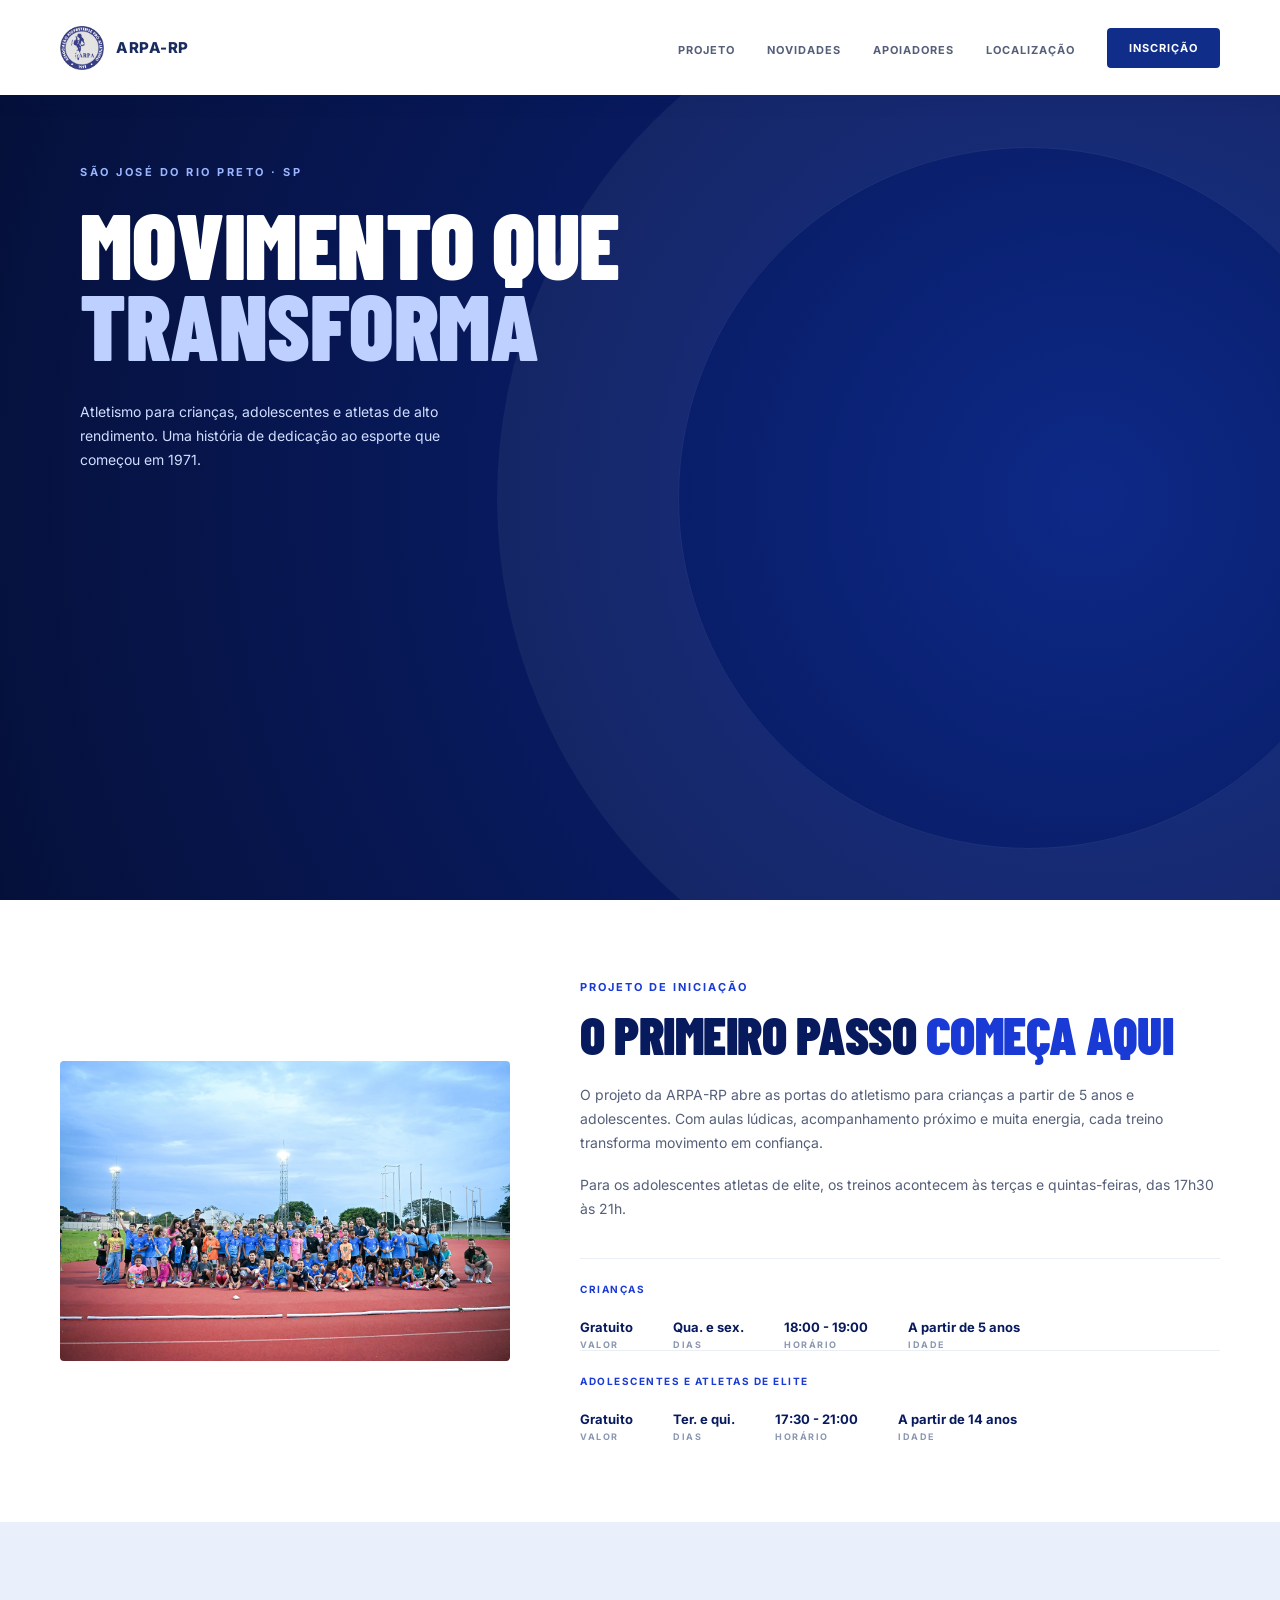
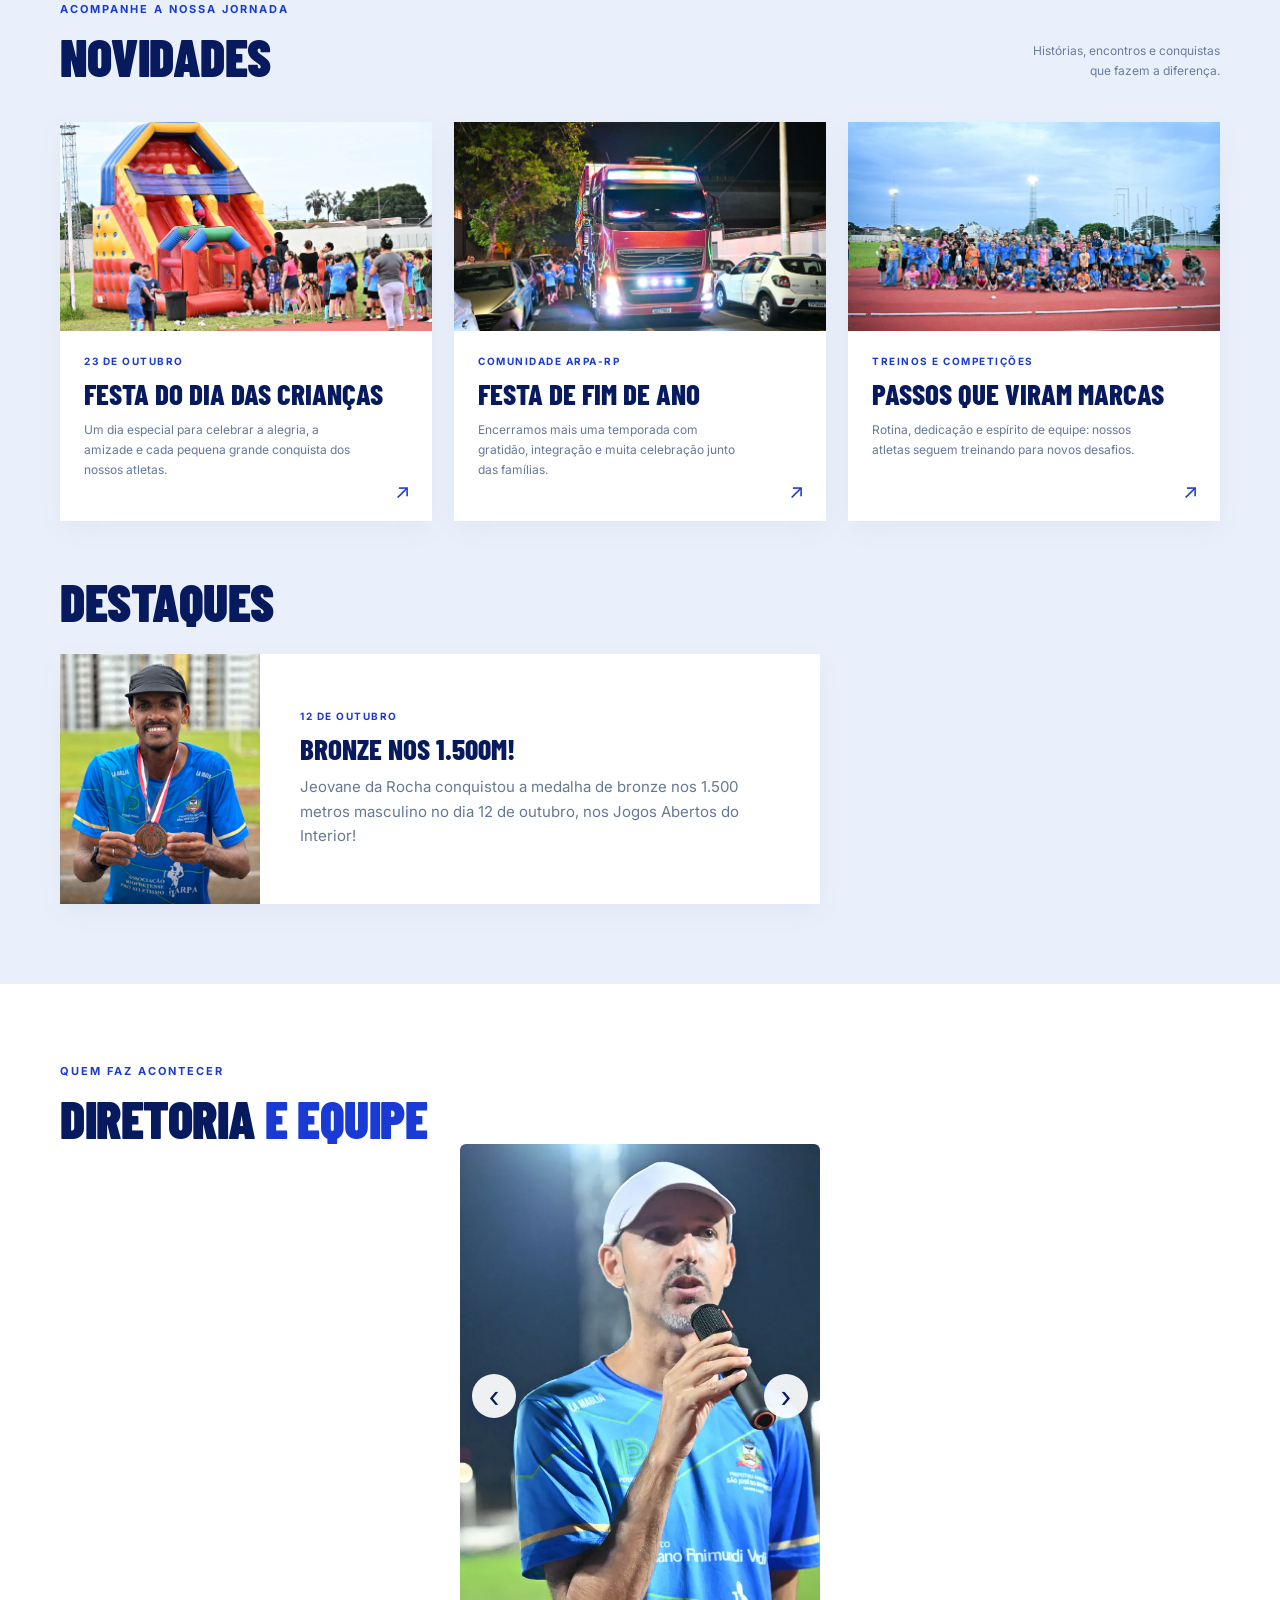
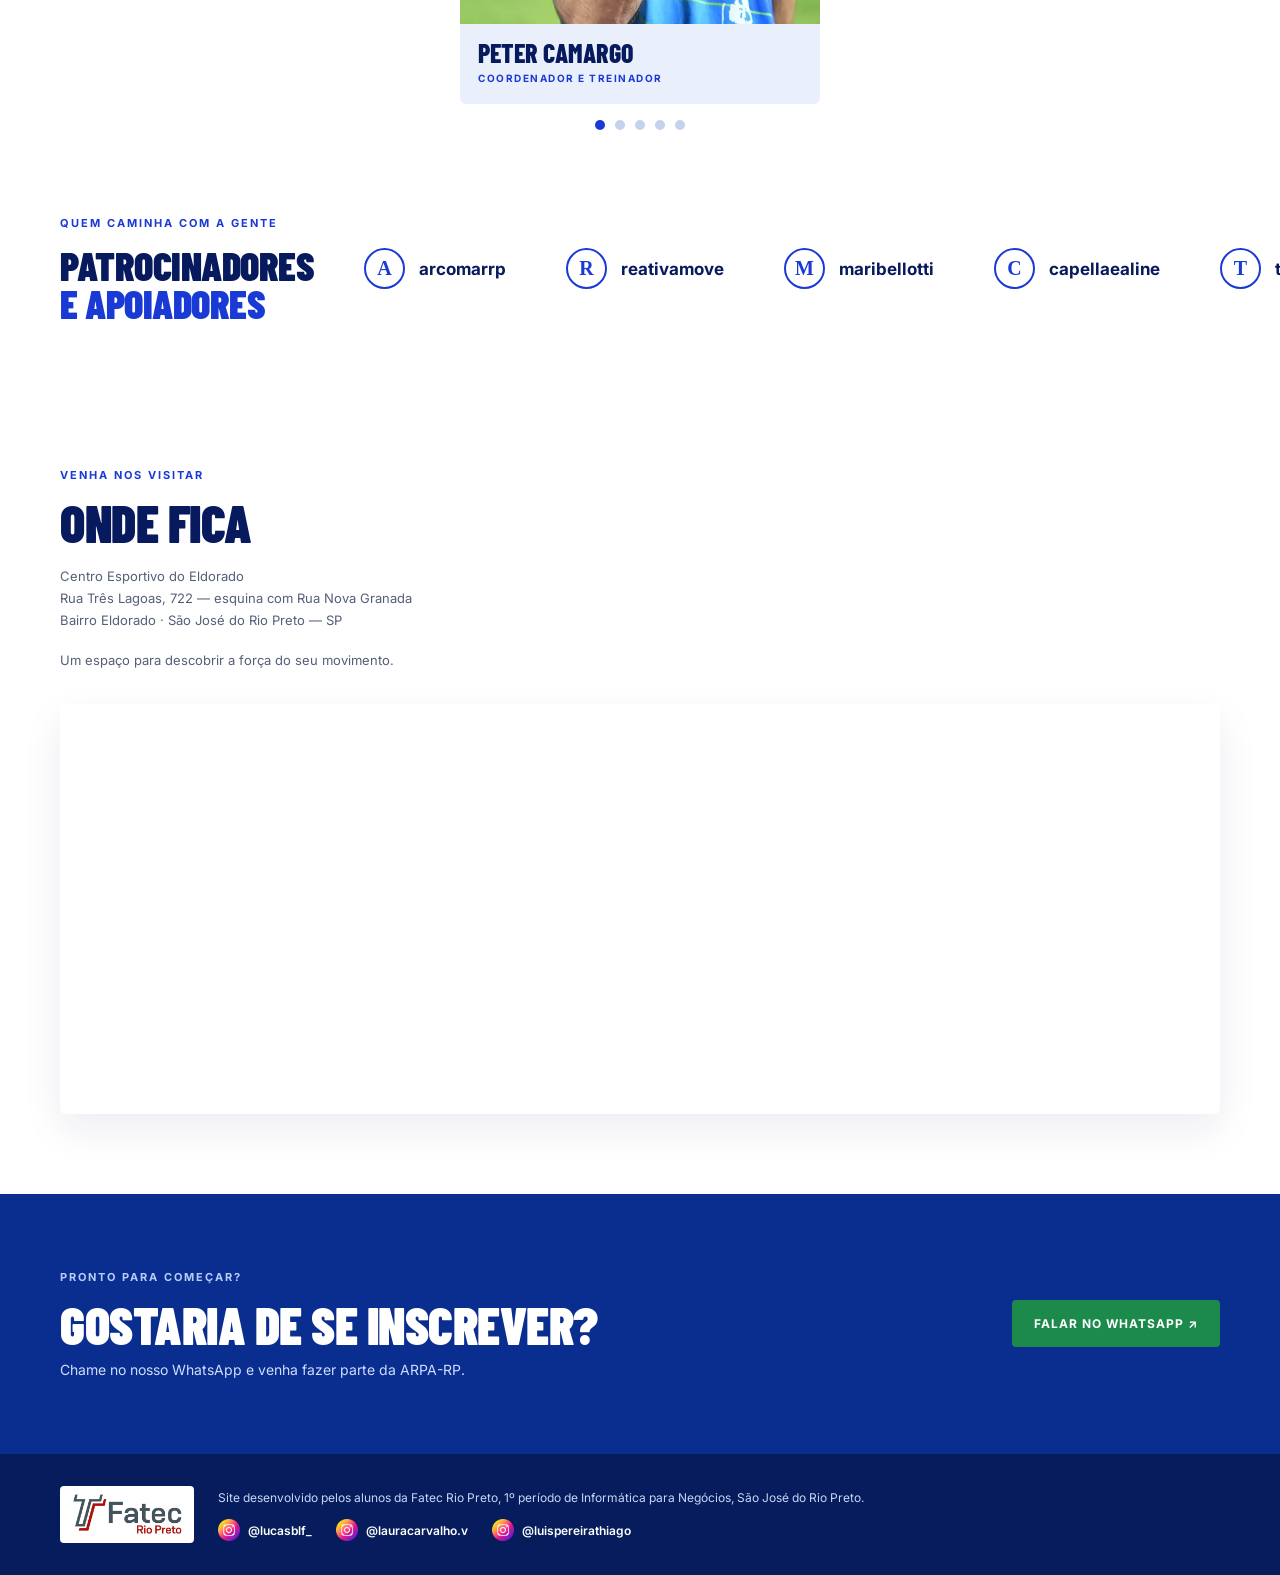
<file: index.html>
<!doctype html>
<!-- doctype (linha acima): avisa o navegador que é uma página HTML5 -->
<!-- html: começo da página; lang="pt-BR" informa que o idioma é português -->
<html lang="pt-BR">
  <!-- head: configurações da página, não aparecem na tela -->
  <head>

    <!-- meta charset: permite acentos e ç -->
    <meta charset="UTF-8" />
    <!-- meta viewport: ajusta a página à largura do celular -->
    <meta name="viewport" content="width=device-width, initial-scale=1.0" />

    <!-- title: nome que aparece na aba do navegador e no Google -->
    <title>ARPA-RP | Associação Riopretense Pró Atletismo</title>
    <!-- meta description: resumo do site que aparece no Google -->
    <meta
      name="description"
      content="Conheça a ARPA-RP, Associação Riopretense Pró Atletismo. 
    Acompanhe nossos projetos, novidades e iniciativas de incentivo ao atletismo em Rio Preto."
    />
    <!-- link icon: ícone (favicon) da aba do navegador -->
    <link rel="icon" type="image/webp" href="img/logo_sem_fundo.webp" />
    <!-- link stylesheet: liga o HTML ao arquivo de estilo style.css -->
    <link rel="stylesheet" href="style.css" />
  </head>
  <!-- body: tudo o que aparece na tela fica aqui dentro -->
  <body>
    <!-- Inicio do Header-->
    <!-- header: cabeçalho com logo e menu (no celular ele some e entra o menu hambúrguer) -->
    <header class="header">
      <!-- a: link; href="#inicio" volta ao topo da página -->
      <a class="logoimg" href="#inicio">
        <!-- img: imagem; src é o arquivo e alt é a descrição para leitores de tela -->
        <img class="logo" alt="Logo ARPA-RP" src="img/logo_sem_fundo.webp" />
        <span>ARPA-RP</span>
      </a>

      <!-- nav: área de navegação. ul é uma lista, li é cada item e href="#id" leva até a seção com aquele id -->
      <nav>
        <ul class="sub-items">
          <li><a href="#projeto">PROJETO</a></li>
          <li><a href="#novidades">NOVIDADES</a></li>
          <li><a href="#patrocinadores">APOIADORES</a></li>
          <li><a href="#mapa">LOCALIZAÇÃO</a></li>
          <li><a href="#inscricao" class="button">INSCRIÇÃO</a></li>
        </ul>
      </nav>
    </header>
    <!-- fim do Header-->

    <!-- inicio seção principal -->
    <!-- section: um bloco da página. class liga ao CSS e id permite chegar aqui pelo menu -->
    <section class="container" id="inicio">
      <div class="hero-content">
        <!-- div: caixa usada para agrupar e organizar elementos -->
        <div class="topo-menu">
          <!-- p: parágrafo de texto -->
          <p class="localizacao">SÃO JOSÉ DO RIO PRETO · SP</p>
          <!-- Menu hambúrguer: o input checkbox guarda se o menu está aberto ou fechado -->
          <input class="menu-check" type="checkbox" id="menu-abrir" aria-label="Abrir menu" />
          <!-- label: o botão de 3 barrinhas. Clicar nele marca/desmarca o checkbox (for = id do input) -->
          <label class="menu-botao" for="menu-abrir">
            <span></span>
            <span></span>
            <span></span>
          </label>
          <!-- Lista do menu do celular: o CSS só mostra quando o checkbox está marcado -->
          <nav class="menu-celular" aria-label="Menu principal">
            <ul>
              <li><a href="#projeto">PROJETO</a></li>
              <li><a href="#novidades">NOVIDADES</a></li>
              <li><a href="#patrocinadores">APOIADORES</a></li>
              <li><a href="#mapa">LOCALIZAÇÃO</a></li>
              <li><a href="#inscricao" class="button">INSCRIÇÃO</a></li>
            </ul>
          </nav>
        </div>

        <!-- h1: título principal da página. br quebra a linha e span pinta só uma parte do texto -->
        <h1>MOVIMENTO QUE<br /><span class="destaque-claro">TRANSFORMA</span></h1>

        <p class="descricao">
          Atletismo para crianças, adolescentes e atletas de alto rendimento.
          Uma história de dedicação ao esporte que começou em 1971.
        </p>
      </div>
    </section>
    <!-- fim seção principal -->

    <!-- segunda seção professor -->
    <!-- Seção Projeto: foto à esquerda e informações à direita (flexbox no CSS) -->
    <section class="secao-professor" id="projeto">
      <div class="professor-wrapper">
        
        <!-- Coluna da esquerda: foto -->
        <div class="container-professor">
          <img class="imagem-professor" alt="Grupo de crianças e adolescentes da ARPA-RP reunidos na pista de atletismo" src="img/criancas.webp">
        </div>

        <!-- Coluna da direita: textos e informações -->
        <div class="professor-conteudo">
          <p class="subtitulo-iniciacao">PROJETO DE INICIAÇÃO</p>
          <!-- h2: título de seção (abaixo do h1 em importância) -->
          <h2>O PRIMEIRO PASSO <span class="destaque">COMEÇA AQUI</span></h2>
          <p class="texto-principal">
            O projeto da ARPA-RP abre as portas do atletismo para crianças a partir de 5 anos e adolescentes. Com aulas lúdicas, acompanhamento próximo e muita energia, cada treino transforma movimento em confiança.
          </p>
          <p class="texto-secundario">
            Para os adolescentes atletas de elite, os treinos acontecem às terças e quintas-feiras, das 17h30 às 21h.
          </p>

          <!-- Rodapé de informações (Gratuito, Dias, Horário, Idade) -->
          <!-- Informações das crianças: cada info-item tem um valor (em cima) e um rótulo (embaixo) -->
          <div class="info-grid">
            <span class="info-titulo">CRIANÇAS</span>
            <div class="info-item">
              <span class="info-valor">Gratuito</span>
              <span class="info-rotulo">VALOR</span>
            </div>
            <div class="info-item">
              <span class="info-valor">Qua. e sex.</span>
              <span class="info-rotulo">DIAS</span>
            </div>
            <div class="info-item">
              <span class="info-valor">18:00 - 19:00</span>
              <span class="info-rotulo">HORÁRIO</span>
            </div>
            <div class="info-item">
              <span class="info-valor">A partir de 5 anos</span>
              <span class="info-rotulo">IDADE</span>
            </div>
          </div>

          <!-- Segundo rodapé: treinos dos adolescentes atletas de elite -->
          <div class="info-grid info-grid-elite">
            <span class="info-titulo">ADOLESCENTES E ATLETAS DE ELITE</span>
            <div class="info-item">
              <span class="info-valor">Gratuito</span>
              <span class="info-rotulo">VALOR</span>
            </div>
            <div class="info-item">
              <span class="info-valor">Ter. e qui.</span>
              <span class="info-rotulo">DIAS</span>
            </div>
            <div class="info-item">
              <span class="info-valor">17:30 - 21:00</span>
              <span class="info-rotulo">HORÁRIO</span>
            </div>
            <div class="info-item">
              <span class="info-valor">A partir de 14 anos</span>
              <span class="info-rotulo">IDADE</span>
            </div>
          </div>
        </div>

      </div>
    </section>
    <!-- fim seção professor -->

    <!-- inicio seção novidades -->
    <!-- Seção Novidades: cards em grid de 3 colunas (no celular vira 1) -->
    <section class="secao-novidades" id="novidades">
      <div class="conteudo-central">
        <div class="titulo-novidades">
          <div>
            <p class="subtitulo-secao">ACOMPANHE A NOSSA JORNADA</p>
            <h2 class="titulo-secao">NOVIDADES</h2>
          </div>
          <p class="nota-novidades">Histórias, encontros e conquistas<br />que fazem a diferença.</p>
        </div>

        <div class="grade-novidades">
          <!-- article: um conteúdo independente, aqui cada card de notícia. Foto, título e seta levam à página da novidade -->
          <article class="card-novidade">
            <a class="card-imagem" href="Festa_do_Dia_das_Criancas.html">
              <!-- loading="lazy": a imagem só carrega quando chega perto da tela, deixando o site mais rápido -->
              <img src="img/brinquedo.webp" alt="Crianças brincando em um tobogã inflável na pista de atletismo" loading="lazy" />
            </a>
            <div class="card-texto">
              <p class="card-etiqueta">23 DE OUTUBRO</p>
              <!-- h3: subtítulo do card; o link leva para outra página .html -->
              <h3><a href="Festa_do_Dia_das_Criancas.html">Festa do Dia das Crianças</a></h3>
              <p class="card-descricao">Um dia especial para celebrar a alegria, a amizade e cada pequena grande conquista dos nossos atletas.</p>
              <!-- aria-label: descreve o link para quem usa leitor de tela -->
              <a class="card-seta" href="Festa_do_Dia_das_Criancas.html" aria-label="Ver a página Festa do Dia das Crianças">↗</a>
            </div>
          </article>
          <article class="card-novidade">
            <a class="card-imagem" href="Festa_de_Fim_de_Ano.html">
              <img src="img/carreta.webp" alt="Carreta iluminada chegando à festa da ARPA-RP à noite" loading="lazy" />
            </a>
            <div class="card-texto">
              <p class="card-etiqueta">COMUNIDADE ARPA-RP</p>
              <h3><a href="Festa_de_Fim_de_Ano.html">Festa de fim de ano</a></h3>
              <p class="card-descricao">Encerramos mais uma temporada com gratidão, integração e muita celebração junto das famílias.</p>
              <a class="card-seta" href="Festa_de_Fim_de_Ano.html" aria-label="Ver a página Festa de fim de ano">↗</a>
            </div>
          </article>
          <article class="card-novidade">
            <a class="card-imagem" href="Passos_que_Viram_Marcas.html">
              <img src="img/criancas.webp" alt="Grupo de crianças e adolescentes da ARPA-RP reunidos na pista de atletismo" loading="lazy" />
            </a>
            <div class="card-texto">
              <p class="card-etiqueta">TREINOS E COMPETIÇÕES</p>
              <h3><a href="Passos_que_Viram_Marcas.html">Passos que viram marcas</a></h3>
              <p class="card-descricao">Rotina, dedicação e espírito de equipe: nossos atletas seguem treinando para novos desafios.</p>
              <a class="card-seta" href="Passos_que_Viram_Marcas.html" aria-label="Ver a página Passos que viram marcas">↗</a>
            </div>
          </article>
        </div>

        <!-- Destaques: card com foto ao lado do texto -->
        <h2 class="titulo-secao titulo-destaques">DESTAQUES</h2>
        <!-- Card de destaque: duas classes, a segunda deixa a foto ao lado do texto -->
        <article class="card-novidade card-destaque">
          <div class="card-imagem">
            <img src="img/jeovany_bronze_1500.png" alt="Jeovane da Rocha mostrando a medalha de bronze, com a camiseta da ARPA-RP" loading="lazy" />
          </div>
          <div class="card-texto">
            <p class="card-etiqueta">12 DE OUTUBRO</p>
            <h3>Bronze nos 1.500m!</h3>
            <p class="card-descricao">
              Jeovane da Rocha conquistou a medalha de bronze nos 1.500 metros
              masculino no dia 12 de outubro, nos Jogos Abertos do Interior!
            </p>
          </div>
        </article>
      </div>
    </section>
    <!-- fim seção novidades -->

    <!-- inicio seção diretoria -->
    <!-- Seção Diretoria: carrossel com setas feito só com HTML e CSS -->
    <section class="secao-diretoria" id="diretoria">
      <div class="conteudo-central">
        <p class="subtitulo-secao">QUEM FAZ ACONTECER</p>
        <h2 class="titulo-secao">DIRETORIA <span class="destaque">E EQUIPE</span></h2>
       

        <div class="carrossel-setas carrossel-diretoria">
          <!-- input radio: só um pode estar marcado por vez; cada um representa uma pessoa. O CSS move o trilho conforme o radio marcado -->
          <input class="slide-radio" type="radio" name="diretoria" id="diretoria-1" checked aria-label="Mostrar item 1 de 5" />
          <input class="slide-radio" type="radio" name="diretoria" id="diretoria-2" aria-label="Mostrar item 2 de 5" />
          <input class="slide-radio" type="radio" name="diretoria" id="diretoria-3" aria-label="Mostrar item 3 de 5" />
          <input class="slide-radio" type="radio" name="diretoria" id="diretoria-4" aria-label="Mostrar item 4 de 5" />
          <input class="slide-radio" type="radio" name="diretoria" id="diretoria-5" aria-label="Mostrar item 5 de 5" />
          <!-- janela: mostra 1 pessoa por vez e esconde o resto (overflow: hidden) -->
          <div class="slides-janela">
            <!-- trilho: todos os slides lado a lado; ele anda para a esquerda com transform -->
            <div class="slides-trilho">
              <div class="slide">
                <article class="membro">
                <img src="img/diretoria_treinador_peter.webp" alt="Peter Camargo, treinador da ARPA-RP" loading="lazy" />
                <div class="membro-texto">
                  <h3>Peter Camargo</h3>
                  <p>COORDENADOR E TREINADOR</p>
                </div>
                </article>
                <!-- setas: labels que marcam o radio anterior (for) ou o próximo; ‹ e › são os desenhos das setas -->
                <label class="seta seta-esq" for="diretoria-5" aria-label="Anterior">&#8249;</label>
                <label class="seta seta-dir" for="diretoria-2" aria-label="Próximo">&#8250;</label>
              </div>
              <div class="slide">
                <article class="membro">
                <img src="img/diretoria_diretor_cleber.webp" alt="Cleber, diretor da ARPA-RP" loading="lazy" />
                <div class="membro-texto">
                  <h3>Cleber</h3>
                  <p>DIRETOR</p>
                </div>
                </article>
                <label class="seta seta-esq" for="diretoria-1" aria-label="Anterior">&#8249;</label>
                <label class="seta seta-dir" for="diretoria-3" aria-label="Próximo">&#8250;</label>
              </div>
              <div class="slide">
                <article class="membro">
                <img src="img/diretoria_diretor_edinho.webp" alt="Edinho, diretor da ARPA-RP" loading="lazy" />
                <div class="membro-texto">
                  <h3>Edinho</h3>
                  <p>DIRETOR</p>
                </div>
                </article>
                <label class="seta seta-esq" for="diretoria-2" aria-label="Anterior">&#8249;</label>
                <label class="seta seta-dir" for="diretoria-4" aria-label="Próximo">&#8250;</label>
              </div>
              <div class="slide">
                <article class="membro">
                <img src="img/diretoria_filmmaker_gabriel.webp" alt="Gabriel, filmmaker da ARPA-RP" loading="lazy" />
                <div class="membro-texto">
                  <h3>Gabriel</h3>
                  <p>FILMMAKER</p>
                </div>
                </article>
                <label class="seta seta-esq" for="diretoria-3" aria-label="Anterior">&#8249;</label>
                <label class="seta seta-dir" for="diretoria-5" aria-label="Próximo">&#8250;</label>
              </div>
              <div class="slide">
                <article class="membro">
                <img src="img/diretoria_filmmaker_lucas.webp" alt="Lucas, filmmaker da ARPA-RP" loading="lazy" />
                <div class="membro-texto">
                  <h3>Lucas</h3>
                  <p>FILMMAKER</p>
                </div>
                </article>
                <label class="seta seta-esq" for="diretoria-4" aria-label="Anterior">&#8249;</label>
                <label class="seta seta-dir" for="diretoria-1" aria-label="Próximo">&#8250;</label>
              </div>
            </div>
          </div>
          <!-- bolinhas: cada label marca um radio e mostra em qual pessoa está -->
          <div class="pontos">
            <label for="diretoria-1" aria-label="Ir para o item 1"></label>
            <label for="diretoria-2" aria-label="Ir para o item 2"></label>
            <label for="diretoria-3" aria-label="Ir para o item 3"></label>
            <label for="diretoria-4" aria-label="Ir para o item 4"></label>
            <label for="diretoria-5" aria-label="Ir para o item 5"></label>
          </div>
        </div>
      </div>
    </section>
    <!-- fim seção diretoria -->

    <!-- inicio seção patrocinadores -->
    <!-- Seção Patrocinadores: faixa que anda sozinha com @keyframes no CSS -->
    <section class="secao-apoiadores" id="patrocinadores">
      <div class="titulo-apoiadores">
        <p class="subtitulo-secao">QUEM CAMINHA COM A GENTE</p>
        <h2 class="titulo-secao">PATROCINADORES <span class="destaque">E APOIADORES</span></h2>
      </div>

      <!-- A lista aparece duas vezes: quando anda 50%, a segunda cópia ocupa o lugar da primeira e a animação recomeça sem salto -->
      <div class="faixa">
        <div class="faixa-trilho">
          <div class="faixa-grupo">
            <div class="apoiador"><span class="apoiador-letra">A</span>arcomarrp</div>
            <div class="apoiador"><span class="apoiador-letra">R</span>reativamove</div>
            <div class="apoiador"><span class="apoiador-letra">M</span>maribellotti</div>
            <div class="apoiador"><span class="apoiador-letra">C</span>capellaealine</div>
            <div class="apoiador"><span class="apoiador-letra">T</span>techmess_rp</div>
            <div class="apoiador"><span class="apoiador-letra">N</span>neusa.massoterapeuta</div>
            <div class="apoiador"><span class="apoiador-letra">S</span>suco_sabor_saude</div>
            <div class="apoiador"><span class="apoiador-letra">I</span>institutogiulianofverdi</div>
            <div class="apoiador"><span class="apoiador-letra">M</span>matheuslolii</div>
            <div class="apoiador"><span class="apoiador-letra">G</span>grupomacali</div>
          </div>
          <!-- aria-hidden: o leitor de tela ignora a cópia para não ler os nomes duas vezes -->
          <div class="faixa-grupo" aria-hidden="true">
            <div class="apoiador"><span class="apoiador-letra">A</span>arcomarrp</div>
            <div class="apoiador"><span class="apoiador-letra">R</span>reativamove</div>
            <div class="apoiador"><span class="apoiador-letra">M</span>maribellotti</div>
            <div class="apoiador"><span class="apoiador-letra">C</span>capellaealine</div>
            <div class="apoiador"><span class="apoiador-letra">T</span>techmess_rp</div>
            <div class="apoiador"><span class="apoiador-letra">N</span>neusa.massoterapeuta</div>
            <div class="apoiador"><span class="apoiador-letra">S</span>suco_sabor_saude</div>
            <div class="apoiador"><span class="apoiador-letra">I</span>institutogiulianofverdi</div>
            <div class="apoiador"><span class="apoiador-letra">M</span>matheuslolii</div>
            <div class="apoiador"><span class="apoiador-letra">G</span>grupomacali</div>
          </div>
        </div>
      </div>
    </section>
    <!-- fim seção patrocinadores -->

    <!-- inicio seção mapa -->
    <!-- Seção Mapa -->
    <section class="secao-mapa" id="mapa">
      <div class="conteudo-central">
        <p class="subtitulo-secao">VENHA NOS VISITAR</p>
        <h2 class="titulo-secao">ONDE FICA</h2>
        <p class="endereco">
          Centro Esportivo do Eldorado<br />
          Rua Três Lagoas, 722 — esquina com Rua Nova Granada<br />
          Bairro Eldorado · São José do Rio Preto — SP
        </p>
        <p class="endereco">Um espaço para descobrir a força do seu movimento.</p>
        <div class="moldura-mapa">
          <!-- iframe: mostra outra página dentro desta, aqui o mapa do Google Maps -->
          <iframe src="https://www.google.com/maps/embed?pb=!4v1794437292849!6m8!1m7!1sqsPSdL8BQTktlweswlVt3Q!2m2!1d-20.78606334865074!2d-49.39975207491702!3f42.84355793179989!4f-8.03021691780674!5f0.7820865974627469" width="600" height="450" style="border:0;" allowfullscreen="" loading="lazy" referrerpolicy="strict-origin-when-cross-origin"></iframe>
        </div>
      </div>
    </section>
    <!-- fim seção mapa -->

    <!-- inicio seção inscrição -->
    <!-- Seção Inscrição -->
    <section class="secao-inscricao" id="inscricao">
      <div class="conteudo-central inscricao-conteudo">
        <div>
          <p class="subtitulo-secao subtitulo-claro">PRONTO PARA COMEÇAR?</p>
          <h2 class="titulo-secao">GOSTARIA DE SE INSCREVER?</h2>
          <p class="inscricao-texto">Chame no nosso WhatsApp e venha fazer parte da ARPA-RP.</p>
        </div>
        <!-- Link do WhatsApp (wa.me); target="_blank" abre em nova aba e rel="noopener" deixa isso mais seguro -->
        <a class="botao-whatsapp" href="https://wa.me/5517996532933?text=Quero%20me%20inscrever" target="_blank" rel="noopener">FALAR NO WHATSAPP ↗</a>
      </div>
    </section>
    <!-- fim seção inscrição -->

    <!-- inicio rodapé -->
    <!-- footer: rodapé da página -->
    <footer class="rodape">
      <!-- Créditos do projeto acadêmico -->
      <div class="conteudo-central rodape-credito">
        <span class="fatec-fundo">
          <img src="img/fateclogo.webp" alt="Logo da Fatec Rio Preto" loading="lazy" />
        </span>
        <div class="credito-texto">
          <p>
            Site desenvolvido pelos alunos da Fatec Rio Preto, 1º período de
            Informática para Negócios, São José do Rio Preto.
          </p>
          <div class="credito-integrantes">
            <!-- Cada link leva ao Instagram de um integrante; alt="" porque o ícone é só decorativo -->
            <a class="link-instagram" href="https://www.instagram.com/lucasblf_/" target="_blank" rel="noopener">
              <img src="img/instagram.png" alt="" loading="lazy" />
              @lucasblf_
            </a>
            <a class="link-instagram" href="https://www.instagram.com/lauracarvalho.v/" target="_blank" rel="noopener">
              <img src="img/instagram.png" alt="" loading="lazy" />
              @lauracarvalho.v
            </a>
            <a class="link-instagram" href="https://www.instagram.com/luispereirathiago/" target="_blank" rel="noopener">
              <img src="img/instagram.png" alt="" loading="lazy" />
              @luispereirathiago
            </a>
          </div>
        </div>
      </div>
    </footer>
    <!-- fim rodapé -->
  <!-- fim do body e do html: tudo precisa ser fechado com a tag de fechamento (/) -->
  </body>
</html>
</file>
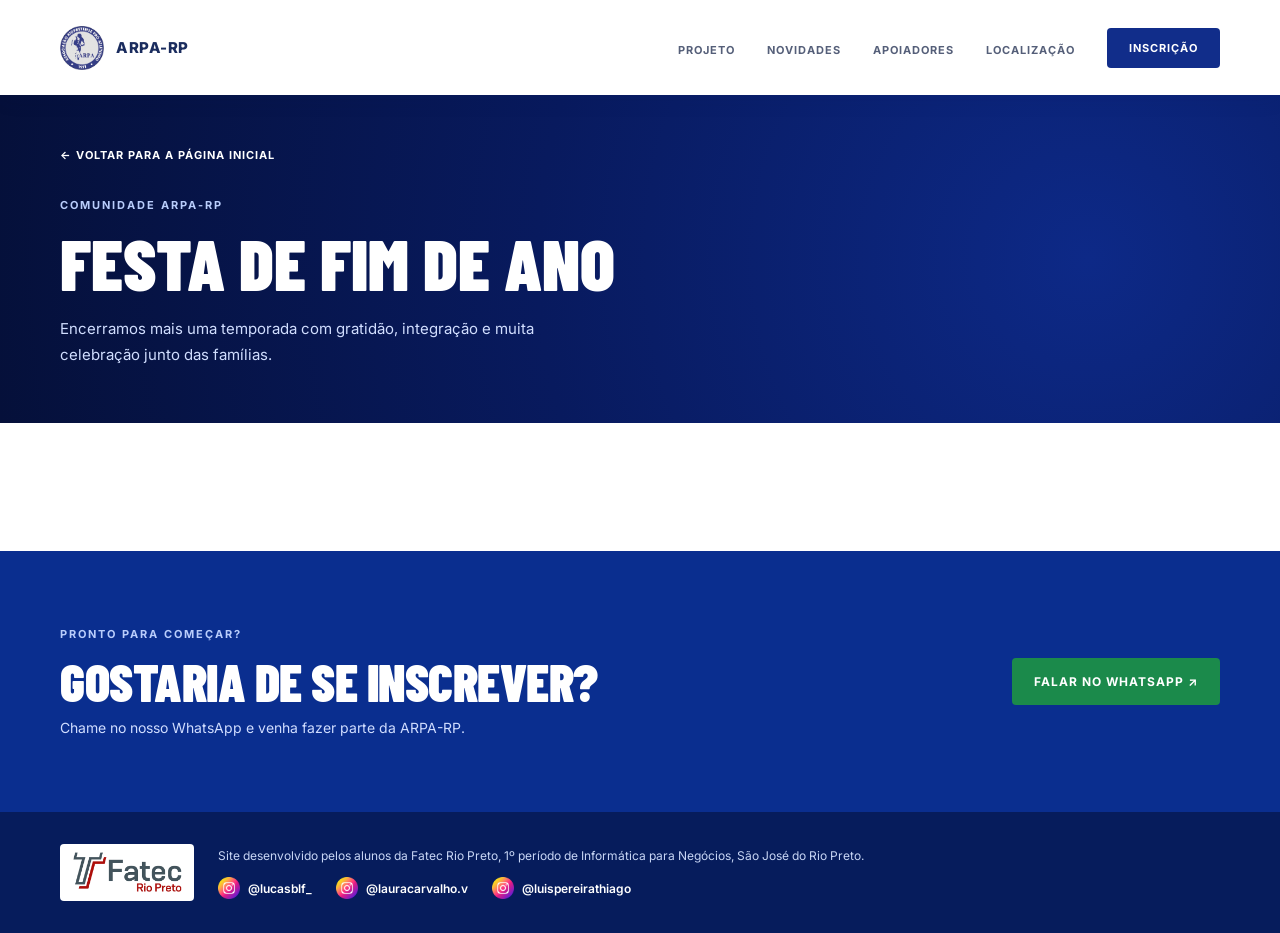
<file: Festa_de_Fim_de_Ano.html>
<!doctype html>
<html lang="pt-BR">
  <head>
    <meta charset="UTF-8" />
    <meta name="viewport" content="width=device-width, initial-scale=1.0" /> 
    <title>Festa de fim de ano | ARPA-RP</title>
    <meta name="description" content="Encerramos mais uma temporada com gratidão, integração e muita celebração junto das famílias." />
    <link rel="icon" type="image/webp" href="img/logo_sem_fundo.webp" />
    <!-- Usa o mesmo CSS da página inicial -->
    <link rel="stylesheet" href="style.css" />
  </head>
  <body>
    <!-- Inicio do Header-->
    <header class="header">
      <a class="logoimg" href="index.html">
        <img class="logo" alt="Logo ARPA-RP" src="img/logo_sem_fundo.webp" />
        <span>ARPA-RP</span>
      </a>

      <!-- Menu: cada link aponta para o id de uma seção da página -->
      <nav>
        <ul class="sub-items">
          <li><a href="index.html#projeto">PROJETO</a></li>
          <li><a href="index.html#novidades">NOVIDADES</a></li>
          <li><a href="index.html#patrocinadores">APOIADORES</a></li>
          <li><a href="index.html#mapa">LOCALIZAÇÃO</a></li>
          <li><a href="index.html#inscricao" class="button">INSCRIÇÃO</a></li>
        </ul>
      </nav>
    </header>
    <!-- fim do Header-->


    <!-- inicio banner da página -->
    <section class="pagina-banner">
      <div class="conteudo-central">
        <div class="topo-menu">
          <a class="botao-voltar" href="index.html">← VOLTAR PARA A PÁGINA INICIAL</a>
          <!-- Menu do celular: o checkbox guarda o estado aberto/fechado e o CSS mostra a lista -->
          <input class="menu-check" type="checkbox" id="menu-abrir" aria-label="Abrir menu" />
          <label class="menu-botao" for="menu-abrir">
            <span></span>
            <span></span>
            <span></span>
          </label>
          <nav class="menu-celular" aria-label="Menu principal">
            <ul>
              <li><a href="index.html#projeto">PROJETO</a></li>
              <li><a href="index.html#novidades">NOVIDADES</a></li>
              <li><a href="index.html#patrocinadores">APOIADORES</a></li>
              <li><a href="index.html#mapa">LOCALIZAÇÃO</a></li>
              <li><a href="index.html#inscricao" class="button">INSCRIÇÃO</a></li>
            </ul>
          </nav>
        </div>
        <p class="subtitulo-secao subtitulo-claro">COMUNIDADE ARPA-RP</p>
        <h1>Festa de fim de ano</h1>
        <p class="pagina-descricao">Encerramos mais uma temporada com gratidão, integração e muita celebração junto das famílias.</p>
      </div>
    </section>
    <!-- fim banner da página -->

    <!-- inicio galeria de fotos -->
    <section class="pagina-galeria">
      
    </section>
    <!-- fim galeria de fotos -->

    <!-- inicio seção inscrição -->
    <section class="secao-inscricao">
      <div class="conteudo-central inscricao-conteudo">
        <div>
          <p class="subtitulo-secao subtitulo-claro">PRONTO PARA COMEÇAR?</p>
          <h2 class="titulo-secao">GOSTARIA DE SE INSCREVER?</h2>
          <p class="inscricao-texto">Chame no nosso WhatsApp e venha fazer parte da ARPA-RP.</p>
        </div>
        <a class="botao-whatsapp" href="https://wa.me/5517996532933?text=Quero%20me%20inscrever" target="_blank" rel="noopener">FALAR NO WHATSAPP ↗</a>
      </div>
    </section>
    <!-- fim seção inscrição -->

    <!-- inicio rodapé -->
    <footer class="rodape">
      <!-- Créditos do projeto acadêmico -->
      <div class="conteudo-central rodape-credito">
        <span class="fatec-fundo">
          <img src="img/fateclogo.webp" alt="Logo da Fatec Rio Preto" loading="lazy" />
        </span>
        <div class="credito-texto">
          <p>
            Site desenvolvido pelos alunos da Fatec Rio Preto, 1º período de
            Informática para Negócios, São José do Rio Preto.
          </p>
          <div class="credito-integrantes">
            <a class="link-instagram" href="https://www.instagram.com/lucasblf_/" target="_blank" rel="noopener">
              <img src="img/instagram.png" alt="" loading="lazy" />
              @lucasblf_
            </a>
            <a class="link-instagram" href="https://www.instagram.com/lauracarvalho.v/" target="_blank" rel="noopener">
              <img src="img/instagram.png" alt="" loading="lazy" />
              @lauracarvalho.v
            </a>
            <a class="link-instagram" href="https://www.instagram.com/luispereirathiago/" target="_blank" rel="noopener">
              <img src="img/instagram.png" alt="" loading="lazy" />
              @luispereirathiago
            </a>
          </div>
        </div>
      </div>
    </footer>
    <!-- fim rodapé -->
  </body>
</html>
</file>
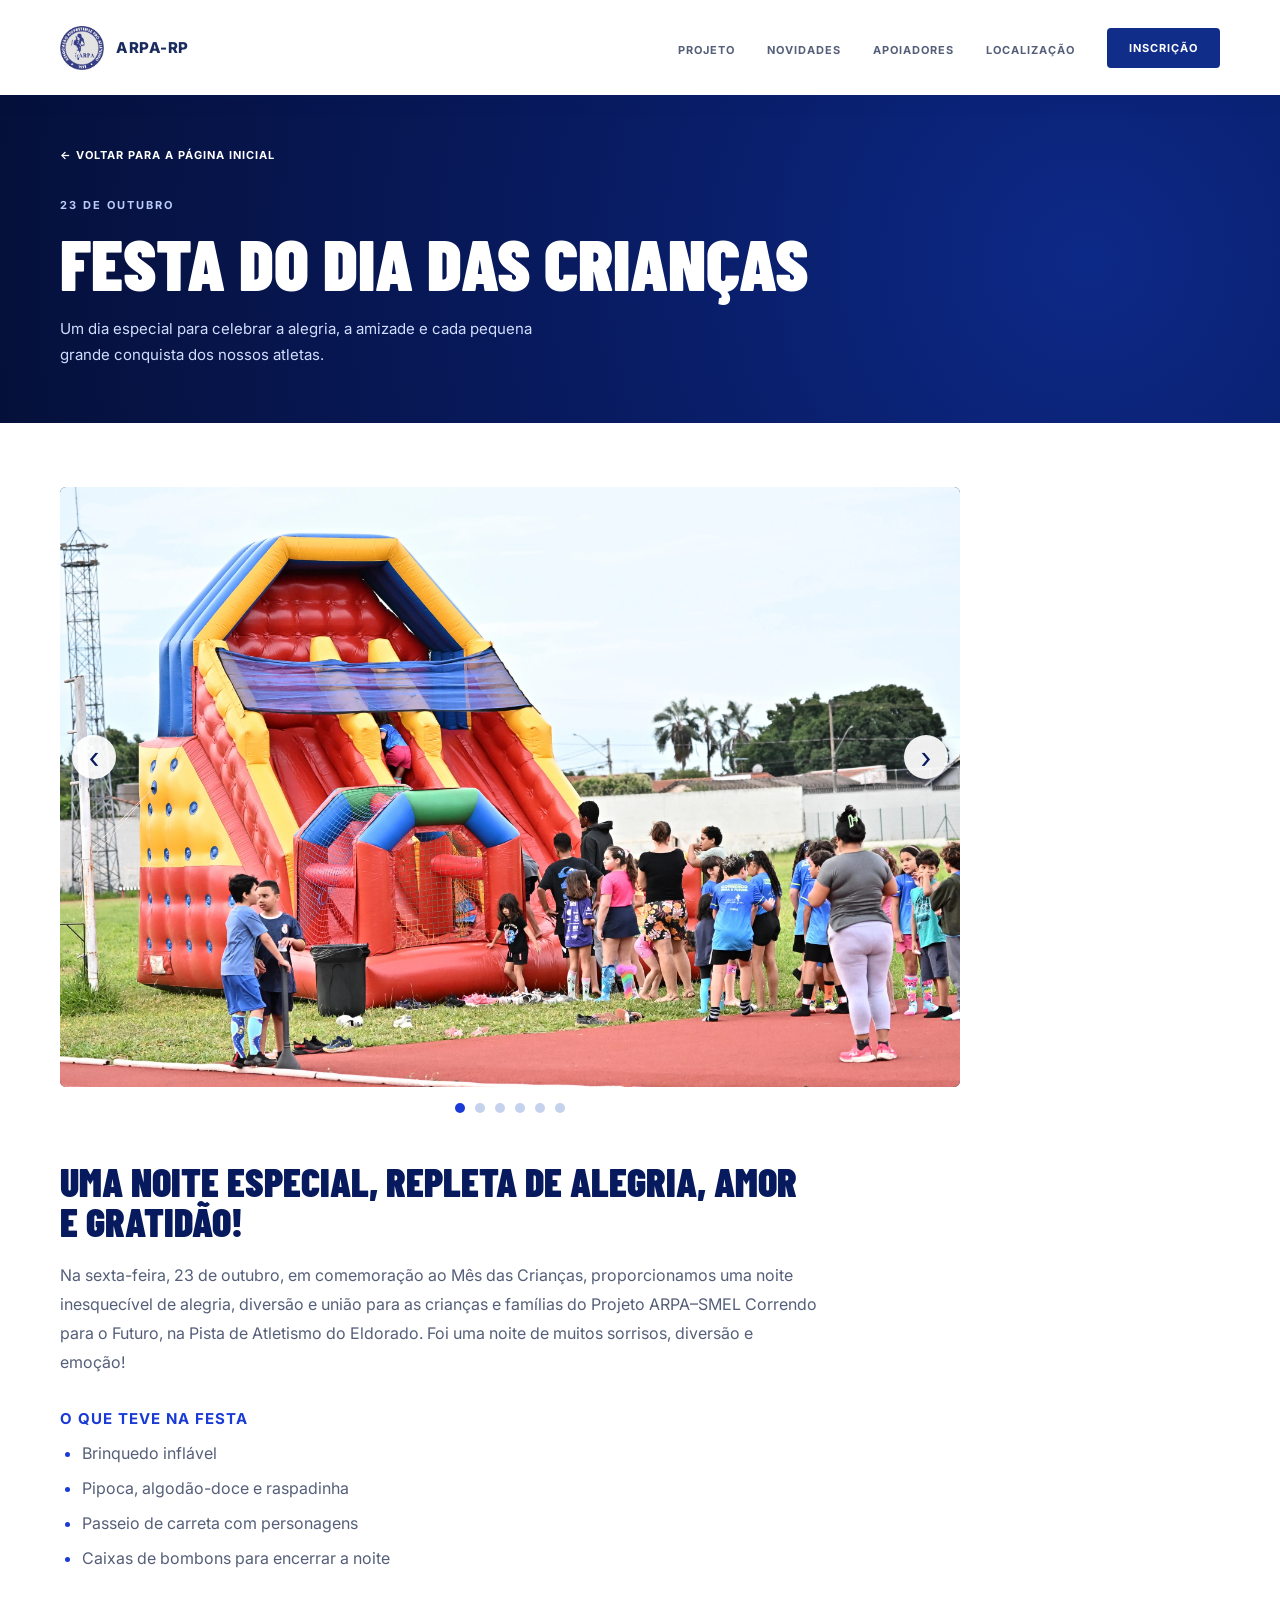
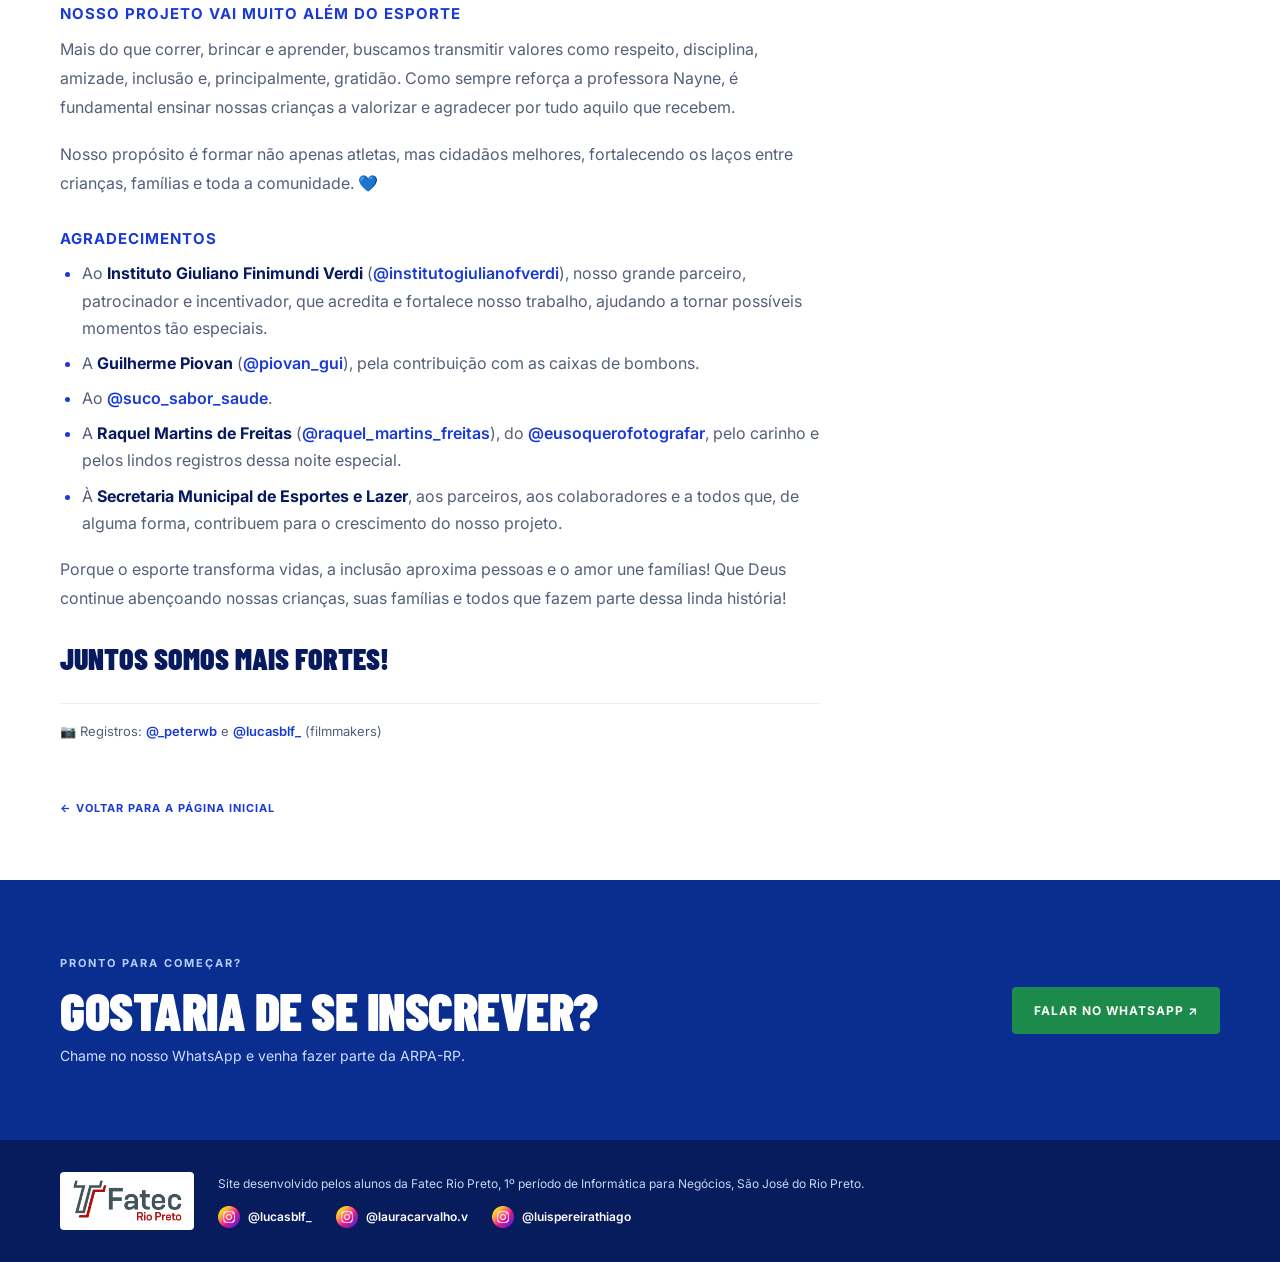
<file: Festa_do_Dia_das_Criancas.html>
<!doctype html>
<html lang="pt-BR">
  <head>
    <meta charset="UTF-8" />
    <meta name="viewport" content="width=device-width, initial-scale=1.0" />
    <title>Festa do Dia das Crianças | ARPA-RP</title>
    <meta name="description" content="Um dia especial para celebrar a alegria, a amizade e cada pequena grande conquista dos nossos atletas." />
    <link rel="icon" type="image/webp" href="img/logo_sem_fundo.webp" />
    <!-- Usa o mesmo CSS da página inicial -->
    <link rel="stylesheet" href="style.css" />
  </head>
  <body>
    <!-- Inicio do Header-->
    <header class="header">
      <a class="logoimg" href="index.html">
        <img class="logo" alt="Logo ARPA-RP" src="img/logo_sem_fundo.webp" />
        <span>ARPA-RP</span>
      </a>

      <!-- Menu: cada link aponta para o id de uma seção da página -->
      <nav>
        <ul class="sub-items">
          <li><a href="index.html#projeto">PROJETO</a></li>
          <li><a href="index.html#novidades">NOVIDADES</a></li>
          <li><a href="index.html#patrocinadores">APOIADORES</a></li>
          <li><a href="index.html#mapa">LOCALIZAÇÃO</a></li>
          <li><a href="index.html#inscricao" class="button">INSCRIÇÃO</a></li>
        </ul>
      </nav>
    </header>
    <!-- fim do Header-->


    <!-- inicio banner da página -->
    <section class="pagina-banner">
      <div class="conteudo-central">
        <div class="topo-menu">
          <a class="botao-voltar" href="index.html">← VOLTAR PARA A PÁGINA INICIAL</a>
          <!-- Menu do celular: o checkbox guarda o estado aberto/fechado e o CSS mostra a lista -->
          <input class="menu-check" type="checkbox" id="menu-abrir" aria-label="Abrir menu" />
          <label class="menu-botao" for="menu-abrir">
            <span></span>
            <span></span>
            <span></span>
          </label>
          <nav class="menu-celular" aria-label="Menu principal">
            <ul>
              <li><a href="index.html#projeto">PROJETO</a></li>
              <li><a href="index.html#novidades">NOVIDADES</a></li>
              <li><a href="index.html#patrocinadores">APOIADORES</a></li>
              <li><a href="index.html#mapa">LOCALIZAÇÃO</a></li>
              <li><a href="index.html#inscricao" class="button">INSCRIÇÃO</a></li>
            </ul>
          </nav>
        </div>
        <p class="subtitulo-secao subtitulo-claro">23 DE OUTUBRO</p>
        <h1>Festa do Dia das Crianças</h1>
        <p class="pagina-descricao">Um dia especial para celebrar a alegria, a amizade e cada pequena grande conquista dos nossos atletas.</p>
      </div>
    </section>
    <!-- fim banner da página -->

    <!-- inicio galeria de fotos -->
    <section class="pagina-galeria">
      <div class="conteudo-central">
        <!-- Para adicionar uma foto: copie um bloco <div class="slide"> e troque o src, o alt e os números das setas -->
        <!-- Carrossel só com CSS: cada "radio" guarda qual item está aparecendo e as setas são labels que marcam o radio anterior ou o próximo -->
        <div class="carrossel-setas carrossel-fotos">
          <input class="slide-radio" type="radio" name="festa" id="festa-1" checked aria-label="Mostrar item 1 de 6" />
          <input class="slide-radio" type="radio" name="festa" id="festa-2" aria-label="Mostrar item 2 de 6" />
          <input class="slide-radio" type="radio" name="festa" id="festa-3" aria-label="Mostrar item 3 de 6" />
          <input class="slide-radio" type="radio" name="festa" id="festa-4" aria-label="Mostrar item 4 de 6" />
          <input class="slide-radio" type="radio" name="festa" id="festa-5" aria-label="Mostrar item 5 de 6" />
          <input class="slide-radio" type="radio" name="festa" id="festa-6" aria-label="Mostrar item 6 de 6" />
          <div class="slides-janela">
            <div class="slides-trilho">
              <div class="slide">
                <img src="img/brinquedo.webp" alt="Crianças brincando em um tobogã inflável na pista de atletismo" loading="lazy" />
                <label class="seta seta-esq" for="festa-6" aria-label="Anterior">&#8249;</label>
                <label class="seta seta-dir" for="festa-2" aria-label="Próximo">&#8250;</label>
              </div>
              <div class="slide">
                <img src="img/chaves.webp" alt="Criança cumprimentando um personagem fantasiado na festa" loading="lazy" />
                <label class="seta seta-esq" for="festa-1" aria-label="Anterior">&#8249;</label>
                <label class="seta seta-dir" for="festa-3" aria-label="Próximo">&#8250;</label>
              </div>
              <div class="slide">
                <img src="img/personagens.webp" alt="Dois personagens fantasiados se apresentando na festa" loading="lazy" />
                <label class="seta seta-esq" for="festa-2" aria-label="Anterior">&#8249;</label>
                <label class="seta seta-dir" for="festa-4" aria-label="Próximo">&#8250;</label>
              </div>
              <div class="slide">
                <img src="img/caixabombom.webp" alt="Equipe da ARPA-RP ao lado de uma mesa com caixas de bombom" loading="lazy" />
                <label class="seta seta-esq" for="festa-3" aria-label="Anterior">&#8249;</label>
                <label class="seta seta-dir" for="festa-5" aria-label="Próximo">&#8250;</label>
              </div>
              <div class="slide">
                <img src="img/doces_empresa.webp" alt="Equipe de uma empresa de doces ao lado de sua barraca na pista durante a festa" loading="lazy" />
                <label class="seta seta-esq" for="festa-4" aria-label="Anterior">&#8249;</label>
                <label class="seta seta-dir" for="festa-6" aria-label="Próximo">&#8250;</label>
              </div>
              <div class="slide">
                <img src="img/organizacao.webp" alt="Equipe da ARPA-RP reunida na pista com as caixas de bombom" loading="lazy" />
                <label class="seta seta-esq" for="festa-5" aria-label="Anterior">&#8249;</label>
                <label class="seta seta-dir" for="festa-1" aria-label="Próximo">&#8250;</label>
              </div>
            </div>
          </div>
          <div class="pontos">
            <label for="festa-1" aria-label="Ir para o item 1"></label>
            <label for="festa-2" aria-label="Ir para o item 2"></label>
            <label for="festa-3" aria-label="Ir para o item 3"></label>
            <label for="festa-4" aria-label="Ir para o item 4"></label>
            <label for="festa-5" aria-label="Ir para o item 5"></label>
            <label for="festa-6" aria-label="Ir para o item 6"></label>
          </div>
        </div>
        <!-- Texto contando como foi o evento -->
        <div class="pagina-texto">
          <h2>Uma noite especial, repleta de alegria, amor e gratidão!</h2>
          <p>Na sexta-feira, 23 de outubro, em comemoração ao Mês das Crianças, proporcionamos uma noite inesquecível de alegria, diversão e união para as crianças e famílias do Projeto ARPA–SMEL Correndo para o Futuro, na Pista de Atletismo do Eldorado. Foi uma noite de muitos sorrisos, diversão e emoção!</p>

          <h3>O que teve na festa</h3>
          <ul>
            <li>Brinquedo inflável</li>
            <li>Pipoca, algodão-doce e raspadinha</li>
            <li>Passeio de carreta com personagens</li>
            <li>Caixas de bombons para encerrar a noite</li>
          </ul>

          <h3>Nosso projeto vai muito além do esporte</h3>
          <p>Mais do que correr, brincar e aprender, buscamos transmitir valores como respeito, disciplina, amizade, inclusão e, principalmente, gratidão. Como sempre reforça a professora Nayne, é fundamental ensinar nossas crianças a valorizar e agradecer por tudo aquilo que recebem.</p>
          <p>Nosso propósito é formar não apenas atletas, mas cidadãos melhores, fortalecendo os laços entre crianças, famílias e toda a comunidade. 💙</p>

          <h3>Agradecimentos</h3>
          <ul>
            <li>Ao <strong>Instituto Giuliano Finimundi Verdi</strong> (<a href="https://www.instagram.com/institutogiulianofverdi/" target="_blank" rel="noopener">@institutogiulianofverdi</a>), nosso grande parceiro, patrocinador e incentivador, que acredita e fortalece nosso trabalho, ajudando a tornar possíveis momentos tão especiais.</li>
            <li>A <strong>Guilherme Piovan</strong> (<a href="https://www.instagram.com/piovan_gui/" target="_blank" rel="noopener">@piovan_gui</a>), pela contribuição com as caixas de bombons.</li>
            <li>Ao <a href="https://www.instagram.com/suco_sabor_saude/" target="_blank" rel="noopener">@suco_sabor_saude</a>.</li>
            <li>A <strong>Raquel Martins de Freitas</strong> (<a href="https://www.instagram.com/raquel_martins_freitas/" target="_blank" rel="noopener">@raquel_martins_freitas</a>), do <a href="https://www.instagram.com/eusoquerofotografar/" target="_blank" rel="noopener">@eusoquerofotografar</a>, pelo carinho e pelos lindos registros dessa noite especial.</li>
            <li>À <strong>Secretaria Municipal de Esportes e Lazer</strong>, aos parceiros, aos colaboradores e a todos que, de alguma forma, contribuem para o crescimento do nosso projeto.</li>
          </ul>

          <p>Porque o esporte transforma vidas, a inclusão aproxima pessoas e o amor une famílias! Que Deus continue abençoando nossas crianças, suas famílias e todos que fazem parte dessa linda história!</p>
          <p class="texto-destaque">Juntos somos mais fortes!</p>

          <p class="creditos">📷 Registros: <a href="https://www.instagram.com/_peterwb/" target="_blank" rel="noopener">@_peterwb</a> e <a href="https://www.instagram.com/lucasblf_/" target="_blank" rel="noopener">@lucasblf_</a> (filmmakers)</p>
        </div>
        <a class="botao-voltar botao-voltar-escuro" href="index.html">← VOLTAR PARA A PÁGINA INICIAL</a>
      </div>
    </section>
    <!-- fim galeria de fotos -->

    <!-- inicio seção inscrição -->
    <section class="secao-inscricao">
      <div class="conteudo-central inscricao-conteudo">
        <div>
          <p class="subtitulo-secao subtitulo-claro">PRONTO PARA COMEÇAR?</p>
          <h2 class="titulo-secao">GOSTARIA DE SE INSCREVER?</h2>
          <p class="inscricao-texto">Chame no nosso WhatsApp e venha fazer parte da ARPA-RP.</p>
        </div>
        <a class="botao-whatsapp" href="https://wa.me/5517996532933?text=Quero%20me%20inscrever" target="_blank" rel="noopener">FALAR NO WHATSAPP ↗</a>
      </div>
    </section>
    <!-- fim seção inscrição -->

    <!-- inicio rodapé -->
    <footer class="rodape">
      <!-- Créditos do projeto acadêmico -->
      <div class="conteudo-central rodape-credito">
        <span class="fatec-fundo">
          <img src="img/fateclogo.webp" alt="Logo da Fatec Rio Preto" loading="lazy" />
        </span>
        <div class="credito-texto">
          <p>
            Site desenvolvido pelos alunos da Fatec Rio Preto, 1º período de
            Informática para Negócios, São José do Rio Preto.
          </p>
          <div class="credito-integrantes">
            <a class="link-instagram" href="https://www.instagram.com/lucasblf_/" target="_blank" rel="noopener">
              <img src="img/instagram.png" alt="" loading="lazy" />
              @lucasblf_
            </a>
            <a class="link-instagram" href="https://www.instagram.com/lauracarvalho.v/" target="_blank" rel="noopener">
              <img src="img/instagram.png" alt="" loading="lazy" />
              @lauracarvalho.v
            </a>
            <a class="link-instagram" href="https://www.instagram.com/luispereirathiago/" target="_blank" rel="noopener">
              <img src="img/instagram.png" alt="" loading="lazy" />
              @luispereirathiago
            </a>
          </div>
        </div>
      </div>
    </footer>
    <!-- fim rodapé -->
  </body>
</html>
</file>
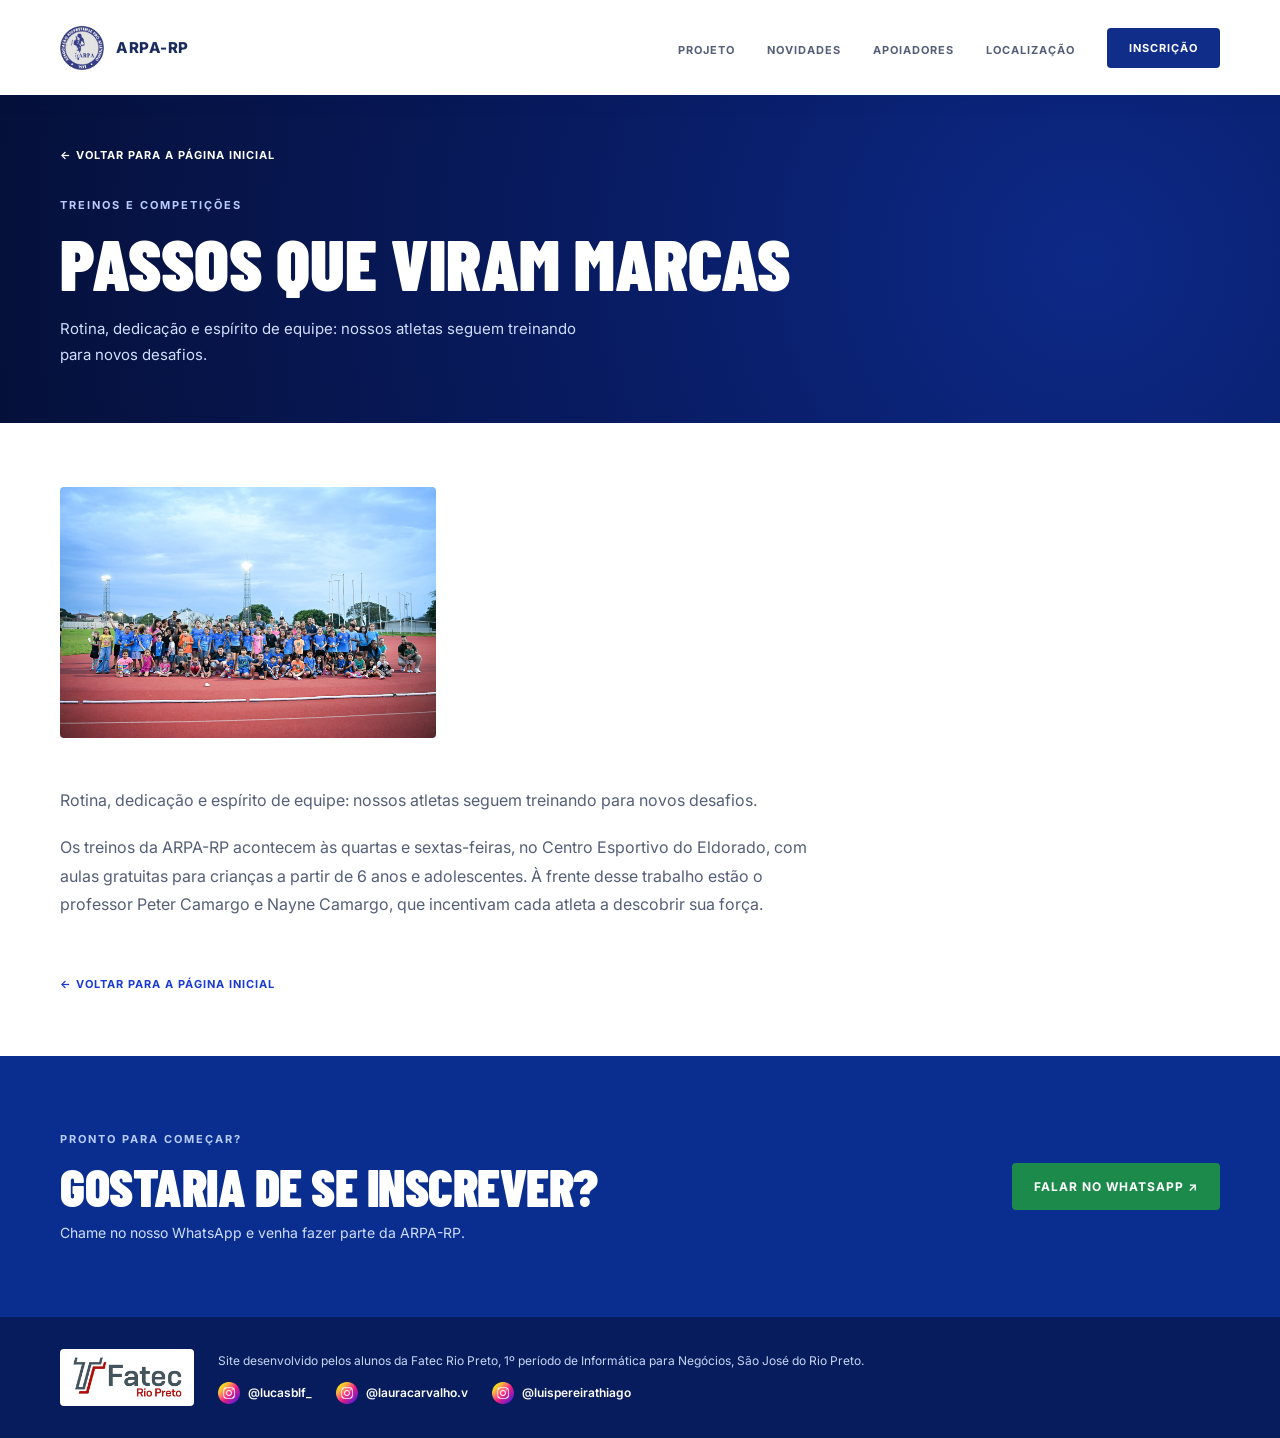
<file: Passos_que_Viram_Marcas.html>
<!doctype html>
<html lang="pt-BR">
  <head>
    <meta charset="UTF-8" />
    <meta name="viewport" content="width=device-width, initial-scale=1.0" />
    <title>Passos que viram marcas | ARPA-RP</title>
    <meta name="description" content="Rotina, dedicação e espírito de equipe: nossos atletas seguem treinando para novos desafios." />
    <link rel="icon" type="image/webp" href="img/logo_sem_fundo.webp" />
    <!-- Usa o mesmo CSS da página inicial -->
    <link rel="stylesheet" href="style.css" />
  </head>
  <body>
    <!-- Inicio do Header-->
    <header class="header">
      <a class="logoimg" href="index.html">
        <img class="logo" alt="Logo ARPA-RP" src="img/logo_sem_fundo.webp" />
        <span>ARPA-RP</span>
      </a>

      <!-- Menu: cada link aponta para o id de uma seção da página -->
      <nav>
        <ul class="sub-items">
          <li><a href="index.html#projeto">PROJETO</a></li>
          <li><a href="index.html#novidades">NOVIDADES</a></li>
          <li><a href="index.html#patrocinadores">APOIADORES</a></li>
          <li><a href="index.html#mapa">LOCALIZAÇÃO</a></li>
          <li><a href="index.html#inscricao" class="button">INSCRIÇÃO</a></li>
        </ul>
      </nav>
    </header>
    <!-- fim do Header-->


    <!-- inicio banner da página -->
    <section class="pagina-banner">
      <div class="conteudo-central">
        <div class="topo-menu">
          <a class="botao-voltar" href="index.html">← VOLTAR PARA A PÁGINA INICIAL</a>
          <!-- Menu do celular: o checkbox guarda o estado aberto/fechado e o CSS mostra a lista -->
          <input class="menu-check" type="checkbox" id="menu-abrir" aria-label="Abrir menu" />
          <label class="menu-botao" for="menu-abrir">
            <span></span>
            <span></span>
            <span></span>
          </label>
          <nav class="menu-celular" aria-label="Menu principal">
            <ul>
              <li><a href="index.html#projeto">PROJETO</a></li>
              <li><a href="index.html#novidades">NOVIDADES</a></li>
              <li><a href="index.html#patrocinadores">APOIADORES</a></li>
              <li><a href="index.html#mapa">LOCALIZAÇÃO</a></li>
              <li><a href="index.html#inscricao" class="button">INSCRIÇÃO</a></li>
            </ul>
          </nav>
        </div>
        <p class="subtitulo-secao subtitulo-claro">TREINOS E COMPETIÇÕES</p>
        <h1>Passos que viram marcas</h1>
        <p class="pagina-descricao">Rotina, dedicação e espírito de equipe: nossos atletas seguem treinando para novos desafios.</p>
      </div>
    </section>
    <!-- fim banner da página -->

    <!-- inicio galeria de fotos -->
    <section class="pagina-galeria">
      <div class="conteudo-central">
        <div class="galeria">
          <!-- Para adicionar uma foto: salve o arquivo na pasta img e copie uma linha <img> abaixo, trocando src e alt -->
          <img src="img/criancas.webp" alt="Grupo de crianças e adolescentes da ARPA-RP reunidos na pista de atletismo" loading="lazy" />
        </div>
        <!-- Texto contando como foi o evento -->
        <div class="pagina-texto">
          <p>Rotina, dedicação e espírito de equipe: nossos atletas seguem treinando para novos desafios.</p>
          <p>Os treinos da ARPA-RP acontecem às quartas e sextas-feiras, no Centro Esportivo do Eldorado, com aulas gratuitas para crianças a partir de 6 anos e adolescentes. À frente desse trabalho estão o professor Peter Camargo e Nayne Camargo, que incentivam cada atleta a descobrir sua força.</p>
          <!-- Complete aqui com competições, resultados e nomes dos atletas -->
        </div>
        <a class="botao-voltar botao-voltar-escuro" href="index.html">← VOLTAR PARA A PÁGINA INICIAL</a>
      </div>
    </section>
    <!-- fim galeria de fotos -->

    <!-- inicio seção inscrição -->
    <section class="secao-inscricao">
      <div class="conteudo-central inscricao-conteudo">
        <div>
          <p class="subtitulo-secao subtitulo-claro">PRONTO PARA COMEÇAR?</p>
          <h2 class="titulo-secao">GOSTARIA DE SE INSCREVER?</h2>
          <p class="inscricao-texto">Chame no nosso WhatsApp e venha fazer parte da ARPA-RP.</p>
        </div>
        <a class="botao-whatsapp" href="https://wa.me/5517996532933?text=Quero%20me%20inscrever" target="_blank" rel="noopener">FALAR NO WHATSAPP ↗</a>
      </div>
    </section>
    <!-- fim seção inscrição -->

    <!-- inicio rodapé -->
    <footer class="rodape">
      <!-- Créditos do projeto acadêmico -->
      <div class="conteudo-central rodape-credito">
        <span class="fatec-fundo">
          <img src="img/fateclogo.webp" alt="Logo da Fatec Rio Preto" loading="lazy" />
        </span>
        <div class="credito-texto">
          <p>
            Site desenvolvido pelos alunos da Fatec Rio Preto, 1º período de
            Informática para Negócios, São José do Rio Preto.
          </p>
          <div class="credito-integrantes">
            <a class="link-instagram" href="https://www.instagram.com/lucasblf_/" target="_blank" rel="noopener">
              <img src="img/instagram.png" alt="" loading="lazy" />
              @lucasblf_
            </a>
            <a class="link-instagram" href="https://www.instagram.com/lauracarvalho.v/" target="_blank" rel="noopener">
              <img src="img/instagram.png" alt="" loading="lazy" />
              @lauracarvalho.v
            </a>
            <a class="link-instagram" href="https://www.instagram.com/luispereirathiago/" target="_blank" rel="noopener">
              <img src="img/instagram.png" alt="" loading="lazy" />
              @luispereirathiago
            </a>
          </div>
        </div>
      </div>
    </footer>
    <!-- fim rodapé -->
  </body>
</html>
</file>
<file: style.css>
/* ===== LEGENDA DOS VALORES =====
   px: pixels (tamanho fixo)
   %: porcentagem do elemento pai
   vw: porcentagem da largura da tela (100vw = tela inteira)
   #081a5e: cor em hexadecimal
   rgba(r, g, b, a): cor com transparência (a vai de 0 a 1)
   calc(): faz contas, ex.: calc(100% - 40px)
   min() / max(): usa o menor / o maior valor
   clamp(mín, ideal, máx): tamanho que acompanha a tela, sem passar dos limites
   linear-gradient / radial-gradient: degradê reto / circular
   s: segundos (duração das animações)
   ================================ */

/* Importando as fontes do Google Fonts: 'Barlow Condensed' para o título principal e 'Inter' para o restante dos textos */
/* @import: traz as fontes do Google Fonts */
@import url('https://fonts.googleapis.com/css2?family=Barlow+Condensed:wght@800;900&family=Inter:wght@400;500;600;700&display=swap');

/* Reset global: remove margens e preenchimentos padrão do navegador e garante que bordas/paddings não aumentem o tamanho final do elemento */
/* *: seleciona todos os elementos da página */
* {
    margin: 0; /* espaço por fora do elemento */
    padding: 0; /* espaço por dentro do elemento */
    box-sizing: border-box; /* border-box: padding e borda contam dentro da largura */
}

/* Rolagem suave ao clicar no menu. O scroll-padding-top desconta a altura do cabeçalho fixo, para ele não cobrir o título da seção */
html {
    scroll-behavior: smooth; /* rolagem suave ao clicar nos links do menu */
    scroll-padding-top: 95px; /* desconta o cabeçalho fixo ao rolar até uma seção */
}

/* Configurações base do corpo da página: define a fonte padrão, fundo branco e a cor principal do texto */
body {
    font-family: 'Inter', sans-serif; /* tipo de letra (fonte) */
    background: #ffffff; /* fundo: cor, gradiente ou imagem */
    color: #242c4a; /* cor do texto */
}

/* --- CABEÇALHO --- */

/* Barra de navegação superior: largura total, altura fixa, fundo branco e alinha a logo de um lado e o menu do outro (space-between) */
.header {
    width: 100%; /* largura */
    height: 95px; /* altura */
    background: #ffffff;
    display: flex; /* como o elemento se organiza: flex, grid, block, none (esconde)… */
    align-items: center; /* alinha os itens na vertical (no flex) */
    justify-content: space-between; /* distribui os itens na horizontal (no flex) */
    padding: 0 max(40px, calc((100% - 1160px) / 2));
    /* Mantém o cabeçalho visível no topo durante a rolagem */
    position: sticky; /* forma de posicionar: relative, absolute, sticky… */
    top: 0; /* distância do topo */
    z-index: 10; /* ordem de camadas: número maior fica por cima */
    box-shadow: 0 4px 22px rgba(6, 28, 92, 0.07); /* sombra em volta do elemento */
}

/* --- LOGO --- */

/* Container da logo: agrupa a imagem e o texto lateral, centralizando-os verticalmente com um pequeno espaçamento */
.logoimg {
    display: flex;
    align-items: center;
    gap: 12px; /* espaço entre os itens do flex ou grid */
    text-decoration: none; /* none tira o sublinhado dos links */
}

/* Define dimensões fixas para a imagem da logo, evitando distorções */
.logo {
    width: 44px;
    height: 44px;
    object-fit: contain; /* cover preenche sem distorcer; contain mostra a imagem inteira */
}

/* Estilo do texto da logo: define cor azul escura e deixa em negrito */
.logoimg span {
    color: #1a2c5e;
    font-size: 15px; /* tamanho da letra */
    font-weight: 800; /* grossura da letra (400 normal, 700 negrito) */
    letter-spacing: 0.5px; /* espaço entre as letras */
}

/* --- MENU DE NAVEGAÇÃO --- */

/* Container dos links do menu e do botão: alinha horizontalmente com espaçamento regular entre eles */
.sub-items {
    display: flex;
    align-items: center;
    gap: 32px;
}

/* Remove a marcação padrão de lista dos links de navegação */
.sub-items li {
    list-style: none; /* none tira as bolinhas da lista */
}

/* Estilos dos links do menu: fonte menor, cor acinzentada, espaçamento entre letras e transição de cor suave */
.sub-items a {
    text-decoration: none;
    font-size: 11px;
    font-weight: 700;
    color: #555f79;
    letter-spacing: 1px;
    transition: color 0.2s ease; /* animação suave quando algo muda (ex.: no hover) */
}

/* Muda a cor do link para azul vibrante quando o mouse passa por cima */
/* ":hover": estilo quando o mouse passa por cima */
.sub-items a:hover {
    color: #1a3ad6;
}

/* --- BOTÃO DE INSCRIÇÃO --- */

/* Destaca o botão: define cor de fundo azul, texto branco, espaçamentos internos (padding), bordas arredondadas e remove bordas padrão */
.button {
    display: inline-block;
    background: #112d8a;
    color: #ffffff !important;
    padding: 13px 22px;
    border-radius: 4px; /* arredonda os cantos */
    font-size: 11px;
    font-weight: 700;
    letter-spacing: 1px;
    text-decoration: none;
    border: none; /* borda: espessura, estilo e cor */
    cursor: pointer; /* pointer mostra a mãozinha ao passar o mouse */
    transition: background 0.2s ease;
}

/* Clareia um pouco o fundo do botão ao passar o mouse */
.button:hover {
    background: #1a3ad6;
}

/* --- BANNER PRINCIPAL AZUL --- */

/* Área principal: ocupa o restante da altura da tela, aplica um gradiente azul bem escuro (navy) e corta elementos que vazarem */
.container {
    width: 100%;
    min-height: calc(100vh - 95px); /* altura mínima */
    background: radial-gradient(circle at 85% 50%, #0d2987 0%, #081a5e 50%, #05103a 100%);
    color: #ffffff;
    position: relative;
    overflow: hidden; /* hidden esconde o que passa da caixa */
}

/* EFEITO DE CÍRCULOS CONCÊNTRICOS NO FUNDO (DIREITA) */
/* Usa um pseudo-elemento (::after) para desenhar linhas finas (1px) criando os aros do lado direito */
/* "::after": cria um elemento extra só pelo CSS (aqui, os círculos do fundo) */
.container::after {
    content: ""; /* conteúdo criado pelo CSS (obrigatório no ::after) */
    position: absolute;
    right: -100px; /* distância da direita */
    top: 50%;
    transform: translateY(-50%); /* move, gira ou aumenta o elemento sem empurrar os outros */
    width: 700px;
    height: 700px;
    /* Primeira linha fina do círculo interno */
    border: 1px solid rgba(255, 255, 255, 0.08);
    border-radius: 50%;
    /* Segunda linha fina externa feita com box-shadow de 1px de espessura (180 transparente + 181 com cor) */
    box-shadow: 
        0 0 0 180px transparent, 
        0 0 0 181px rgba(255, 255, 255, 0.05);
    /* pointer-events: none deixa o clique passar através */
    pointer-events: none; /* Garante que o efeito de fundo não bloqueie cliques no texto */
}

/* --- CONTEÚDO DENTRO DO BANNER --- */

/* Organiza os textos dentro do banner: centraliza com limite máximo de largura, organiza em coluna e joga elementos pra cima (z-index) */
.hero-content {
    max-width: 1160px; /* largura máxima */
    min-height: calc(100vh - 95px);
    margin: 0 auto;
    padding: 70px 20px 45px;
    display: flex;
    flex-direction: column; /* column empilha os itens um embaixo do outro */
    position: relative;
    z-index: 2;
}

/* --- TEXTOS E ELEMENTOS DO BANNER --- */

/* Subtítulo de localização: texto pequeno, espaçado e em tom azul claro */
.localizacao {
    font-size: 11px;
    font-weight: 700;
    letter-spacing: 2.5px;
    color: #9cb5ff;
    margin-bottom: 24px; /* espaço por fora, embaixo */
}

/* Título principal gigante: usa a fonte Condensed, altura de linha reduzida (junta as linhas) e letras grandes */
.hero-content h1 {
    font-family: 'Barlow Condensed', sans-serif;
    font-size: 92px;
    font-weight: 900;
    line-height: 0.88; /* altura da linha (espaço entre linhas) */
    letter-spacing: -0.5px;
    margin-bottom: 35px;
    color: #ffffff;
}

/* Parágrafo de descrição: limita a largura máxima (380px) para não atravessar toda a tela, com bom espaçamento entre as linhas */
.descricao {
    max-width: 380px;
    font-size: 14px;
    line-height: 1.7;
    font-weight: 400;
    color: #d1deff;
}

/* Segunda linha do título principal em azul claro */
.destaque-claro {
    color: #bdd0ff;
}

/* Rodapé decorativo no canto inferior esquerdo. O "margin-top: auto" empurra essa parte para o final do espaço disponível */
.hero-rodape {
    display: flex;
    align-items: center;
    gap: 16px;
    margin-top: auto; /* espaço por fora, em cima */
    color: #b0c6ff;
    font-size: 10px;
    font-weight: 700;
    letter-spacing: 2px;
}

/* Traço horizontal utilizado no rodapé do banner */
.linha {
    width: 55px;
    height: 1px;
    background: #7a98ff;
}
/* --- SEGUNDA SEÇÃO: PROFESSORES --- */

.secao-professor {
    width: 100%;
    background: #ffffff;
    padding: 80px 20px;
}

/* Container que centraliza e coloca a foto e o texto lado a lado */
.professor-wrapper {
    max-width: 1160px;
    margin: 0 auto;
    display: flex;
    align-items: center;
    gap: 70px;
}

/* Lado esquerdo: Container da imagem e faixa */
.container-professor {
    position: relative;
    width: 100%;
    max-width: 450px;
    border-radius: 4px;
    overflow: hidden;
    flex-shrink: 0; /* 0 impede o elemento de encolher */
}

/* Imagem dos professores */
.imagem-professor {
    width: 100%;
    height: auto;
    display: block;
    object-fit: cover;
}

/* Faixa azul flutuante sobre a imagem */
.faixa-azul {
    position: absolute;
    bottom: 0; /* distância de baixo */
    left: 0; /* distância da esquerda */
    width: 100%;
    background-color: rgba(6, 26, 63, 0.95); /* cor de fundo */
    padding: 22px 24px;
    box-sizing: border-box;
}

.faixa-azul h3 {
    color: #ffffff;
    font-size: 18px;
    margin: 0 0 4px 0;
    font-weight: 700;
}

.faixa-azul p {
    color: #b0c4de;
    font-size: 10px;
    margin: 0;
    font-weight: 700;
    letter-spacing: 1px;
    text-transform: uppercase; /* uppercase deixa em letras maiúsculas */
}

/* Lado direito: Textos descritivos */
.professor-conteudo {
    display: flex;
    flex-direction: column;
    /* min-width: largura mínima */
    min-width: 0; /* deixa o texto encolher em vez de passar da tela */
}

.subtitulo-iniciacao {
    font-size: 11px;
    font-weight: 700;
    letter-spacing: 2px;
    color: #1a3ad6;
    margin-bottom: 16px;
}

.professor-conteudo h2 {
    font-family: 'Barlow Condensed', sans-serif;
    font-size: 52px;
    font-weight: 900;
    line-height: 0.95;
    color: #081a5e;
    margin-bottom: 24px;
    letter-spacing: -0.5px;
}

/* Parte do título em azul vibrante */
.destaque {
    color: #1a3ad6;
}

.texto-principal, .texto-secundario {
    font-size: 14px;
    line-height: 1.7;
    color: #555f79;
    margin-bottom: 18px;
}

/* Grid de informações na parte inferior (Gratuito, Dias, Horário, Idade) */
.info-grid {
    display: flex;
    /* flex-wrap: wrap deixa os itens descerem de linha */
    flex-wrap: wrap; /* os itens descem de linha se faltar espaço */
    gap: 24px 40px;
    margin-top: 20px;
    border-top: 1px solid #eaeef5; /* borda só em cima */
    padding-top: 24px; /* espaço por dentro, em cima */
}

/* Título de cada rodapé ocupa a linha inteira */
.info-titulo {
    width: 100%;
    font-size: 10px;
    font-weight: 700;
    letter-spacing: 1.5px;
    color: #1a3ad6;
}

/* O segundo rodapé fica mais perto do primeiro */
.info-grid-elite {
    margin-top: 0;
}

.info-item {
    display: flex;
    flex-direction: column;
    gap: 4px;
}

.info-valor {
    font-size: 13px;
    font-weight: 700;
    color: #081a5e;
}

.info-rotulo {
    font-size: 9px;
    font-weight: 700;
    letter-spacing: 1.5px;
    color: #8c98b2;
}

/* --- ESTILOS REAPROVEITADOS NAS NOVAS SEÇÕES --- */

/* Centraliza o conteúdo e limita a largura, igual às seções anteriores */
.conteudo-central {
    width: min(1160px, calc(100% - 40px));
    margin: 0 auto;
}

/* Texto pequeno acima dos títulos */
.subtitulo-secao {
    font-size: 11px;
    font-weight: 700;
    letter-spacing: 2px;
    color: #1a3ad6;
    margin-bottom: 16px;
}

/* Títulos grandes das seções */
.titulo-secao {
    font-family: 'Barlow Condensed', sans-serif;
    font-size: 52px;
    font-weight: 900;
    line-height: 0.95;
    letter-spacing: -0.5px;
    color: #081a5e;
}

/* --- SEÇÃO NOVIDADES --- */

.secao-novidades {
    background: #eaf0fb;
    padding: 80px 0;
}

/* Título à esquerda e frase à direita, alinhados pela base */
.titulo-novidades {
    display: flex;
    justify-content: space-between;
    align-items: flex-end;
    gap: 24px;
    margin-bottom: 40px;
}

.nota-novidades {
    font-size: 12px;
    line-height: 1.7;
    color: #687b9f;
    text-align: right; /* alinhamento do texto */
}

/* Grid: três colunas de mesma largura para os cards */
.grade-novidades {
    display: grid;
    grid-template-columns: repeat(3, 1fr); /* quantas colunas o grid tem e o tamanho de cada uma */
    gap: 22px;
}

/* Card sobe um pouco quando o mouse passa por cima */
.card-novidade {
    background: #ffffff;
    box-shadow: 0 8px 25px rgba(25, 60, 125, 0.05);
    transition: transform 0.3s ease, box-shadow 0.3s ease;
}

.card-novidade:hover {
    transform: translateY(-7px);
    box-shadow: 0 15px 35px rgba(25, 60, 125, 0.12);
}

/* overflow: hidden corta a imagem quando ela aumenta no hover */
.card-imagem {
    aspect-ratio: 16 / 9; /* proporção fixa (16 / 9, 3 / 4…) */
    overflow: hidden;
}

/* object-fit: cover preenche o espaço sem distorcer a foto */
.card-imagem img {
    width: 100%;
    height: 100%;
    display: block;
    object-fit: cover;
    transition: transform 0.45s ease;
}

.card-novidade:hover .card-imagem img {
    transform: scale(1.04);
}

/* position: relative serve de referência para a seta do canto */
.card-texto {
    position: relative;
    min-height: 190px;
    padding: 24px 24px 28px;
}

.card-etiqueta {
    font-size: 10px;
    font-weight: 700;
    letter-spacing: 1.5px;
    color: #1a3ad6;
    margin-bottom: 12px;
}

.card-texto h3 {
    font-family: 'Barlow Condensed', sans-serif;
    font-size: 29px;
    font-weight: 800;
    line-height: 1;
    text-transform: uppercase;
    color: #081a5e;
    margin-bottom: 12px;
}

.card-descricao {
    max-width: 270px;
    font-size: 12px;
    line-height: 1.65;
    color: #667898;
}

.card-seta {
    position: absolute;
    right: 22px;
    bottom: 18px;
    font-size: 20px;
    color: #1a3ad6;
    text-decoration: none;
    transition: transform 0.2s ease;
}

.card-novidade:hover .card-seta {
    transform: translate(3px, -3px);
}

/* --- DESTAQUES --- */

.titulo-destaques {
    margin: 56px 0 28px;
}

/* Card horizontal: foto vertical à esquerda e texto à direita */
.card-destaque {
    display: grid;
    grid-template-columns: 200px 1fr;
    align-items: center;
    max-width: 760px; /* o card não ocupa a tela inteira */
}

/* A foto é vertical: 4 / 5 mostra o rosto e a medalha, sem o corte largo dos outros cards */
.card-destaque .card-imagem {
    aspect-ratio: 4 / 5;
}

.card-destaque .card-imagem img {
    object-position: top; /* qual parte da imagem fica visível */
}

.card-destaque .card-texto {
    min-height: 0;
    padding: 24px 40px;
}

.card-destaque .card-descricao {
    max-width: 520px;
    font-size: 15px;
}

/* --- SEÇÃO DIRETORIA --- */

.secao-diretoria {
    background: #ffffff;
    padding: 80px 0 20px;
}

.nota-carrossel {
    font-size: 12px;
    color: #687b9f;
    margin: 14px 0 28px;
}

.membro {
    background: #eaf0fb;
    border-radius: 4px;
    overflow: hidden;
}

/* Foto em formato retrato, mostrando o rosto */
.membro img {
    display: block;
    width: 100%;
    aspect-ratio: 3 / 4;
    object-fit: cover;
    object-position: top;
}

.membro-texto {
    padding: 16px 18px 20px;
}

.membro-texto h3 {
    font-family: 'Barlow Condensed', sans-serif;
    font-size: 26px;
    font-weight: 800;
    line-height: 1;
    text-transform: uppercase;
    color: #081a5e;
    margin-bottom: 6px;
}

.membro-texto p {
    font-size: 10px;
    font-weight: 700;
    letter-spacing: 1.5px;
    color: #1a3ad6;
}

/* --- CARROSSEL COM SETAS (só HTML e CSS) --- */

.carrossel-setas {
    position: relative;
    margin: 0 auto;
}

/* Os radios ficam invisíveis, mas continuam acessíveis pelo teclado */
.slide-radio {
    position: absolute;
    width: 1px;
    height: 1px;
    opacity: 0; /* transparência (0 invisível, 1 normal) */
}

/* A janela mostra um item por vez e esconde o resto */
.slides-janela {
    overflow: hidden;
    border-radius: 6px;
}

/* O trilho tem todos os itens lado a lado e anda para a esquerda */
.slides-trilho {
    display: flex;
    transition: transform 0.45s ease;
}

/* Cada item ocupa 100% da janela */
.slide {
    flex: 0 0 100%; /* tamanho do item no flex (0 0 100% = ocupa 100% e não cresce nem encolhe) */
    position: relative;
}

/* Para cada radio marcado, o trilho anda 100% vezes a posição dele (até 10 itens) */
/* ":checked": quando o checkbox ou radio está marcado */
/* "~": qualquer elemento depois, no mesmo nível */
/* ":nth-of-type(n)": o n-ésimo elemento daquele tipo (aqui, o n-ésimo radio) */
.slide-radio:nth-of-type(2):checked ~ .slides-janela .slides-trilho {
    transform: translateX(-100%);
}

.slide-radio:nth-of-type(3):checked ~ .slides-janela .slides-trilho {
    transform: translateX(-200%);
}

.slide-radio:nth-of-type(4):checked ~ .slides-janela .slides-trilho {
    transform: translateX(-300%);
}

.slide-radio:nth-of-type(5):checked ~ .slides-janela .slides-trilho {
    transform: translateX(-400%);
}

.slide-radio:nth-of-type(6):checked ~ .slides-janela .slides-trilho {
    transform: translateX(-500%);
}

.slide-radio:nth-of-type(7):checked ~ .slides-janela .slides-trilho {
    transform: translateX(-600%);
}

.slide-radio:nth-of-type(8):checked ~ .slides-janela .slides-trilho {
    transform: translateX(-700%);
}

.slide-radio:nth-of-type(9):checked ~ .slides-janela .slides-trilho {
    transform: translateX(-800%);
}

.slide-radio:nth-of-type(10):checked ~ .slides-janela .slides-trilho {
    transform: translateX(-900%);
}

/* Setas redondas nas laterais */
.seta {
    position: absolute;
    top: 45%;
    transform: translateY(-50%);
    width: 44px;
    height: 44px;
    display: flex;
    align-items: center;
    justify-content: center;
    border-radius: 50%;
    background: rgba(255, 255, 255, 0.92);
    color: #081a5e;
    font-size: 30px;
    line-height: 1;
    cursor: pointer;
    box-shadow: 0 4px 14px rgba(6, 28, 92, 0.25);
    transition: background 0.2s ease, color 0.2s ease;
    user-select: none; /* none impede selecionar o texto */
}

.seta:hover {
    background: #1a3ad6;
    color: #ffffff;
}

.seta-esq {
    left: 12px;
}

.seta-dir {
    right: 12px;
}

/* Bolinhas que mostram a posição; também podem ser clicadas */
.pontos {
    display: flex;
    justify-content: center;
    gap: 10px;
    margin-top: 16px;
}

.pontos label {
    width: 10px;
    height: 10px;
    border-radius: 50%;
    background: #c5d2ee;
    cursor: pointer;
}

/* ":nth-child(n)": o n-ésimo filho (1º, 2º, 3º…) */
.slide-radio:nth-of-type(1):checked ~ .pontos label:nth-child(1),
.slide-radio:nth-of-type(2):checked ~ .pontos label:nth-child(2),
.slide-radio:nth-of-type(3):checked ~ .pontos label:nth-child(3),
.slide-radio:nth-of-type(4):checked ~ .pontos label:nth-child(4),
.slide-radio:nth-of-type(5):checked ~ .pontos label:nth-child(5),
.slide-radio:nth-of-type(6):checked ~ .pontos label:nth-child(6),
.slide-radio:nth-of-type(7):checked ~ .pontos label:nth-child(7),
.slide-radio:nth-of-type(8):checked ~ .pontos label:nth-child(8),
.slide-radio:nth-of-type(9):checked ~ .pontos label:nth-child(9),
.slide-radio:nth-of-type(10):checked ~ .pontos label:nth-child(10) {
    background: #1a3ad6;
}

/* Contorno quando o carrossel é usado pelo teclado */
/* ":focus-visible": quando o elemento é alcançado pelo teclado */
.slide-radio:focus-visible ~ .slides-janela {
    outline: 2px solid #1a3ad6; /* contorno de foco, usado por quem navega pelo teclado */
    outline-offset: 4px; /* distância do contorno até o elemento */
}

/* Diretoria: um card estreito e centralizado */
.carrossel-diretoria {
    max-width: 360px;
}

/* Fotos da festa: foto inteira, sem cortar, sobre fundo azul escuro */
.carrossel-fotos {
    max-width: 900px;
    margin: 0;
}

.carrossel-fotos .slide img {
    display: block;
    width: 100%;
    aspect-ratio: 3 / 2;
    object-fit: contain;
    background: #061c5c;
}

/* --- SEÇÃO PATROCINADORES --- */

/* Duas colunas: título à esquerda e faixa animada à direita */
.secao-apoiadores {
    display: grid;
    /* auto: a primeira coluna tem o tamanho do título; minmax(0, 1fr): a faixa fica com o resto sem empurrar a página */
    grid-template-columns: auto minmax(0, 1fr);
    align-items: center;
    gap: 50px;
    padding: 66px 0;
    background: #ffffff;
    overflow: hidden;
}

.titulo-apoiadores {
    margin-left: max(20px, calc((100vw - 1160px) / 2)); /* espaço por fora, à esquerda */
}

.titulo-apoiadores .titulo-secao {
    font-size: 40px;
}

/* Mantém "E APOIADORES" sempre na segunda linha */
.titulo-apoiadores .destaque {
    display: block;
}

/* A faixa esconde o que passa das bordas */
.faixa {
    overflow: hidden;
}

/* max-content deixa o trilho do tamanho das duas listas juntas */
.faixa-trilho {
    display: flex;
    width: max-content;
    animation: rolar 30s linear infinite; /* liga uma animação @keyframes: nome, duração e repetição */
}

/* Pausa a animação quando o mouse está sobre a faixa */
.faixa:hover .faixa-trilho {
    animation-play-state: paused; /* paused pausa a animação */
}

.faixa-grupo {
    display: flex;
}

/* padding em vez de gap: assim as duas listas têm exatamente a mesma largura e os 50% não dão salto */
.apoiador {
    display: flex;
    align-items: center;
    gap: 14px;
    padding-right: 60px; /* espaço por dentro, à direita */
    font-size: 17px;
    font-weight: 700;
    color: #081a5e;
    white-space: nowrap; /* nowrap impede o texto de quebrar linha */
}

/* Círculo com a inicial do apoiador */
.apoiador-letra {
    width: 41px;
    height: 41px;
    display: flex;
    align-items: center;
    justify-content: center;
    flex-shrink: 0;
    border: 2px solid #1a3ad6;
    border-radius: 50%;
    font-family: Georgia, serif;
    font-size: 20px;
    color: #1a3ad6;
}

/* A faixa anda metade do trilho, ou seja, exatamente uma lista, e recomeça */
/* @keyframes: define os passos de uma animação (de "from" até "to") */
@keyframes rolar {
    from {
        transform: translateX(0);
    }
    to {
        transform: translateX(-50%);
    }
}

/* --- SEÇÃO MAPA --- */

.secao-mapa {
    background: #ffffff;
    padding: 80px 0;
}

.endereco {
    font-size: 13px;
    line-height: 1.7;
    color: #555f79;
    margin-top: 18px;
}

.moldura-mapa {
    height: 410px;
    margin-top: 32px;
    border-radius: 6px;
    overflow: hidden;
    box-shadow: 0 15px 40px rgba(6, 28, 92, 0.08);
}

/* O mapa acompanha o tamanho da moldura em qualquer tela */
.moldura-mapa iframe {
    display: block;
    width: 100%;
    height: 100%;
    border: 0;
}

/* --- SEÇÃO INSCRIÇÃO --- */

.secao-inscricao {
    background: #0a2e8f;
    padding: 76px 0;
}

.inscricao-conteudo {
    display: flex;
    align-items: center;
    justify-content: space-between;
    gap: 30px;
}

.subtitulo-claro {
    color: #b9cdfc;
}

.secao-inscricao .titulo-secao {
    color: #ffffff;
    margin-bottom: 12px;
}

.inscricao-texto {
    font-size: 14px;
    color: #d0ddff;
}

/* Botão verde do WhatsApp */
.botao-whatsapp {
    flex-shrink: 0;
    padding: 16px 22px;
    border-radius: 4px;
    background: #1b8a4b;
    color: #ffffff;
    font-size: 12px;
    font-weight: 700;
    letter-spacing: 1px;
    text-decoration: none;
    transition: transform 0.25s ease, box-shadow 0.25s ease;
}

.botao-whatsapp:hover {
    transform: translateY(-3px);
    box-shadow: 0 12px 25px rgba(6, 28, 92, 0.3);
}

/* --- RODAPÉ --- */

.rodape {
    background: #061c5c;
    color: #ffffff;
    padding: 32px 0;
}

/* --- CRÉDITOS NO RODAPÉ --- */

/* Link do Instagram: ícone ao lado do @ */
.link-instagram {
    display: inline-flex;
    align-items: center;
    gap: 8px;
    font-size: 12px;
    font-weight: 600;
    color: #ffffff;
    text-decoration: none;
}

.link-instagram:hover {
    text-decoration: underline;
}

.link-instagram img {
    width: 22px;
    height: 22px;
}

/* Logo da Fatec à esquerda e créditos ao lado */
.rodape-credito {
    display: flex;
    align-items: center;
    gap: 24px;
}

/* A logo da Fatec é escura, então recebe um fundo branco para aparecer no azul */
.fatec-fundo {
    flex-shrink: 0;
    padding: 8px 12px;
    border-radius: 4px;
    background: #ffffff;
}

.fatec-fundo img {
    display: block;
    width: 110px;
    height: auto;
}

.credito-texto p {
    font-size: 12px;
    line-height: 1.6;
    color: #c8d6f5;
    margin-bottom: 12px;
}

/* flex-wrap: os @ descem de linha quando falta espaço */
.credito-integrantes {
    display: flex;
    flex-wrap: wrap;
    gap: 10px 24px;
}

/* --- LINKS DOS CARDS DE NOVIDADES --- */

/* O link do título herda a cor do h3, sem sublinhado */
.card-texto h3 a {
    color: inherit;
    text-decoration: none;
    transition: color 0.2s ease;
}

.card-texto h3 a:hover {
    color: #1a3ad6;
}

/* A foto do card agora é um link, e <a> precisa de display: block para respeitar a proporção */
a.card-imagem {
    display: block;
}

/* --- PÁGINAS DE NOVIDADES --- */

/* Banner azul no topo de cada página */
.pagina-banner {
    background: radial-gradient(circle at 85% 50%, #0d2987 0%, #081a5e 50%, #05103a 100%);
    color: #ffffff;
    padding: 48px 0 56px;
}

.pagina-banner h1 {
    font-family: 'Barlow Condensed', sans-serif;
    font-size: 72px;
    font-weight: 900;
    line-height: 0.95;
    text-transform: uppercase;
    margin-bottom: 20px;
}

.pagina-descricao {
    max-width: 520px;
    font-size: 15px;
    line-height: 1.7;
    color: #d1deff;
}

/* Botão de voltar: claro sobre o banner azul */
.botao-voltar {
    display: inline-block;
    margin-bottom: 36px;
    font-size: 11px;
    font-weight: 700;
    letter-spacing: 1px;
    color: #ffffff;
    text-decoration: none;
}

.botao-voltar:hover {
    text-decoration: underline;
}

/* Versão azul do botão, usada sobre o fundo branco */
.botao-voltar-escuro {
    margin: 40px 0 0;
    color: #1a3ad6;
}

.pagina-galeria {
    background: #ffffff;
    padding: 64px 0;
}

/* Texto do evento: largura limitada para facilitar a leitura */
.pagina-texto {
    max-width: 760px;
    margin-top: 48px;
}

.pagina-texto p {
    font-size: 16px;
    line-height: 1.8;
    color: #555f79;
    margin-bottom: 18px;
}

/* Título e subtítulos do texto da página */
.pagina-texto h2 {
    font-family: 'Barlow Condensed', sans-serif;
    font-size: 40px;
    font-weight: 900;
    line-height: 1;
    text-transform: uppercase;
    color: #081a5e;
    margin-bottom: 20px;
}

.pagina-texto h3 {
    font-size: 15px;
    font-weight: 700;
    letter-spacing: 1px;
    text-transform: uppercase;
    color: #1a3ad6;
    margin: 32px 0 12px;
}

/* Listas com marcador azul */
.pagina-texto ul {
    padding-left: 22px; /* espaço por dentro, à esquerda */
    margin-bottom: 18px;
}

.pagina-texto li {
    font-size: 16px;
    line-height: 1.7;
    color: #555f79;
    margin-bottom: 8px;
}

/* "::marker": a bolinha da lista */
.pagina-texto li::marker {
    color: #1a3ad6;
}

.pagina-texto strong {
    color: #081a5e;
}

/* Links do Instagram em azul */
.pagina-texto a {
    color: #1a3ad6;
    font-weight: 600;
    text-decoration: none;
}

.pagina-texto a:hover {
    text-decoration: underline;
}

/* Frase final em destaque */
.pagina-texto .texto-destaque {
    font-family: 'Barlow Condensed', sans-serif;
    font-size: 30px;
    font-weight: 900;
    text-transform: uppercase;
    color: #081a5e;
    margin-top: 8px;
}

/* Créditos das fotos */
.pagina-texto .creditos {
    font-size: 13px;
    border-top: 1px solid #eaeef5;
    padding-top: 16px;
}

/* Grid de fotos: três por linha. Basta adicionar outra <img> no HTML */
.galeria {
    display: grid;
    grid-template-columns: repeat(3, 1fr);
    gap: 16px;
}

.galeria img {
    width: 100%;
    aspect-ratio: 3 / 2;
    display: block;
    object-fit: cover;
    border-radius: 4px;
}

/* --- MENU HAMBÚRGUER --- */

/* Fora do celular, nada do menu hambúrguer aparece */
.menu-check,
.menu-botao,
.menu-celular {
    display: none;
}

/* --- ACESSIBILIDADE --- */

/* Para quem configurou o sistema com menos movimento: para a faixa e permite rolar para o lado */
/* @media prefers-reduced-motion: para quem pediu menos animação no sistema */
@media (prefers-reduced-motion: reduce) {
    .slides-trilho {
        transition: none;
    }

    html {
        scroll-behavior: auto;
    }

    .faixa {
        overflow-x: auto; /* auto permite rolar para o lado */
    }

    .faixa-trilho {
        animation: none;
    }
}

/* --- VERSÃO PARA TABLET E CELULAR --- */

/* Estas regras só valem em telas de até 800px e sobrescrevem as anteriores */
/* @media (max-width: 800px): regras que só valem em telas de até 800px (celular e tablet) */
@media (max-width: 800px) {
    /* O menu ocupa mais de uma linha, então o cabeçalho deixa de ser fixo */
    html {
        scroll-padding-top: 0;
    }

    /* No celular, a navegação fica no menu hambúrguer */
    .header {
        display: none;
    }

    /* O azul acaba junto com o texto: sem altura mínima e sem o rodapé decorativo */
    .container,
    .hero-content {
        min-height: 0;
    }

    .hero-content {
        padding: 28px 20px 36px;
    }

    .hero-rodape {
        display: none;
    }

    /* Texto à esquerda e botão à direita; a lista aberta ocupa a linha inteira */
    .topo-menu {
        display: flex;
        flex-wrap: wrap;
        align-items: center;
        justify-content: space-between;
        margin-bottom: 20px;
    }

    .topo-menu .localizacao,
    .topo-menu .botao-voltar {
        margin-bottom: 0;
    }

    /* Mantém o checkbox acessível pelo teclado, mas invisível */
    .menu-check {
        display: block;
        position: absolute;
        width: 1px;
        height: 1px;
        opacity: 0;
    }

    /* Área de toque de 44px, com as três barras dentro */
    .menu-botao {
        display: flex;
        flex-direction: column;
        justify-content: center;
        gap: 6px;
        width: 44px;
        height: 44px;
        padding: 10px;
        cursor: pointer;
    }

    .menu-botao span {
        display: block;
        height: 2px;
        background: #ffffff;
        transition: transform 0.2s ease, opacity 0.2s ease;
    }

    /* Contorno quando o botão é alcançado pelo teclado */
    /* "+": o elemento logo depois, no mesmo nível */
    .menu-check:focus-visible + .menu-botao {
        outline: 2px solid #ffffff;
    }

    /* Menu aberto: as barras viram um X */
    .menu-check:checked + .menu-botao span:nth-child(1) {
        transform: translateY(8px) rotate(45deg);
    }

    .menu-check:checked + .menu-botao span:nth-child(2) {
        opacity: 0;
    }

    .menu-check:checked + .menu-botao span:nth-child(3) {
        transform: translateY(-8px) rotate(-45deg);
    }

    /* O seletor ~ procura um irmão depois do checkbox e mostra a lista */
    .menu-check:checked ~ .menu-celular {
        display: block;
        width: 100%;
        margin: 8px 0;
    }

    .menu-celular ul {
        list-style: none;
    }

    /* ":not(...)": seleciona tudo, menos o que está entre parênteses */
    .menu-celular a:not(.button) {
        display: block;
        padding: 14px 0;
        border-top: 1px solid rgba(255, 255, 255, 0.15);
        font-size: 13px;
        font-weight: 700;
        letter-spacing: 1px;
        color: #ffffff;
        text-decoration: none;
    }

    .menu-celular .button {
        display: block;
        margin-top: 8px;
        border: 1px solid #ffffff; /* destaca o botão sobre o fundo azul */
        text-align: center;
        font-size: 13px;
    }

    /* clamp: o título acompanha a largura da tela, entre 44px e 64px */
    .hero-content h1 {
        font-size: clamp(44px, 14vw, 64px);
    }

    .descricao {
        font-size: 15px;
    }

    /* Foto em cima e texto embaixo */
    .professor-wrapper {
        flex-direction: column;
        gap: 40px;
    }

    .secao-professor {
        padding: 56px 20px;
    }

    .professor-conteudo {
        width: 100%;
    }

    .professor-conteudo h2,
    .titulo-secao {
        font-size: 44px;
    }

    .texto-principal,
    .texto-secundario {
        font-size: 15px;
    }

    /* Informações em duas colunas */
    .info-titulo {
        grid-column: 1 / -1; /* 1 / -1 ocupa todas as colunas do grid */
    }

    .info-grid {
        display: grid;
        grid-template-columns: repeat(2, 1fr);
        gap: 22px 16px;
    }

    .info-valor {
        font-size: 15px;
    }

    .info-rotulo {
        font-size: 10px;
    }

    .secao-novidades,
    .secao-mapa {
        padding: 56px 0;
    }

    .titulo-novidades {
        flex-direction: column;
        align-items: flex-start;
        gap: 12px;
        margin-bottom: 28px;
    }

    .nota-novidades {
        font-size: 14px;
        text-align: left;
    }

    /* Cards um embaixo do outro */
    .grade-novidades {
        grid-template-columns: 1fr;
    }

    .card-descricao {
        max-width: none;
        font-size: 14px;
    }

    /* No celular a foto continua ao lado do texto, só que menor */
    .card-destaque {
        grid-template-columns: 110px 1fr;
    }

    .card-destaque .card-texto {
        padding: 14px 16px;
    }

    .card-destaque .card-texto h3 {
        font-size: 22px;
    }

    .card-destaque .card-descricao {
        font-size: 13px;
    }

    .titulo-destaques {
        margin-top: 40px;
    }

    .secao-diretoria {
        padding: 56px 0 10px;
    }

    /* Título acima da faixa */
    .secao-apoiadores {
        display: block;
        padding: 52px 0;
    }

    .titulo-apoiadores {
        margin: 0 20px 30px;
    }

    .titulo-apoiadores .titulo-secao {
        font-size: 38px;
    }

    .endereco {
        font-size: 15px;
    }

    .moldura-mapa {
        height: 330px;
    }

    .inscricao-conteudo {
        flex-direction: column;
        align-items: flex-start;
    }

    /* Logo da Fatec em cima e créditos embaixo */
    .rodape-credito {
        flex-direction: column;
        align-items: flex-start;
    }

    .credito-texto p,
    .link-instagram {
        font-size: 14px;
    }

    .pagina-banner h1 {
        font-size: 48px;
    }

    .pagina-texto h2 {
        font-size: 32px;
    }

    .pagina-galeria {
        padding: 40px 0;
    }

    /* Uma foto por linha no celular */
    .galeria {
        grid-template-columns: 1fr;
    }
}
</file>
